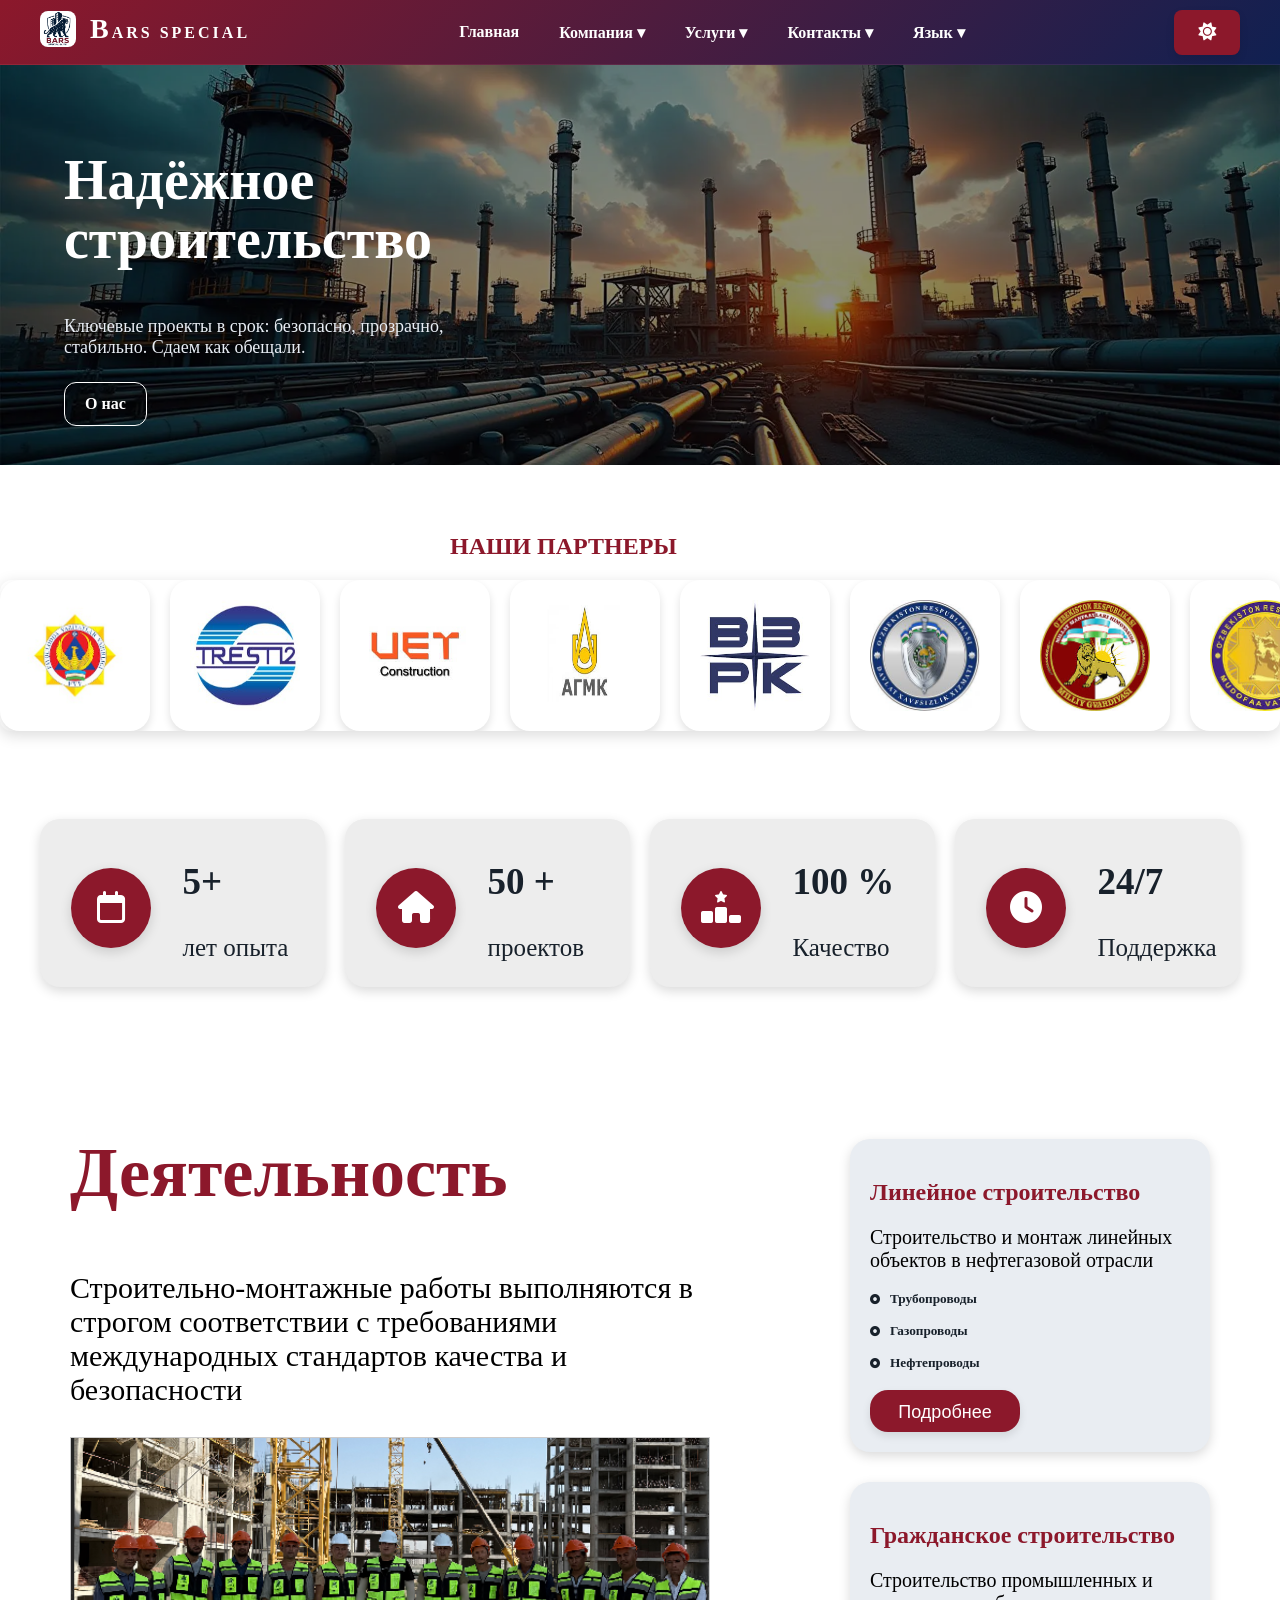
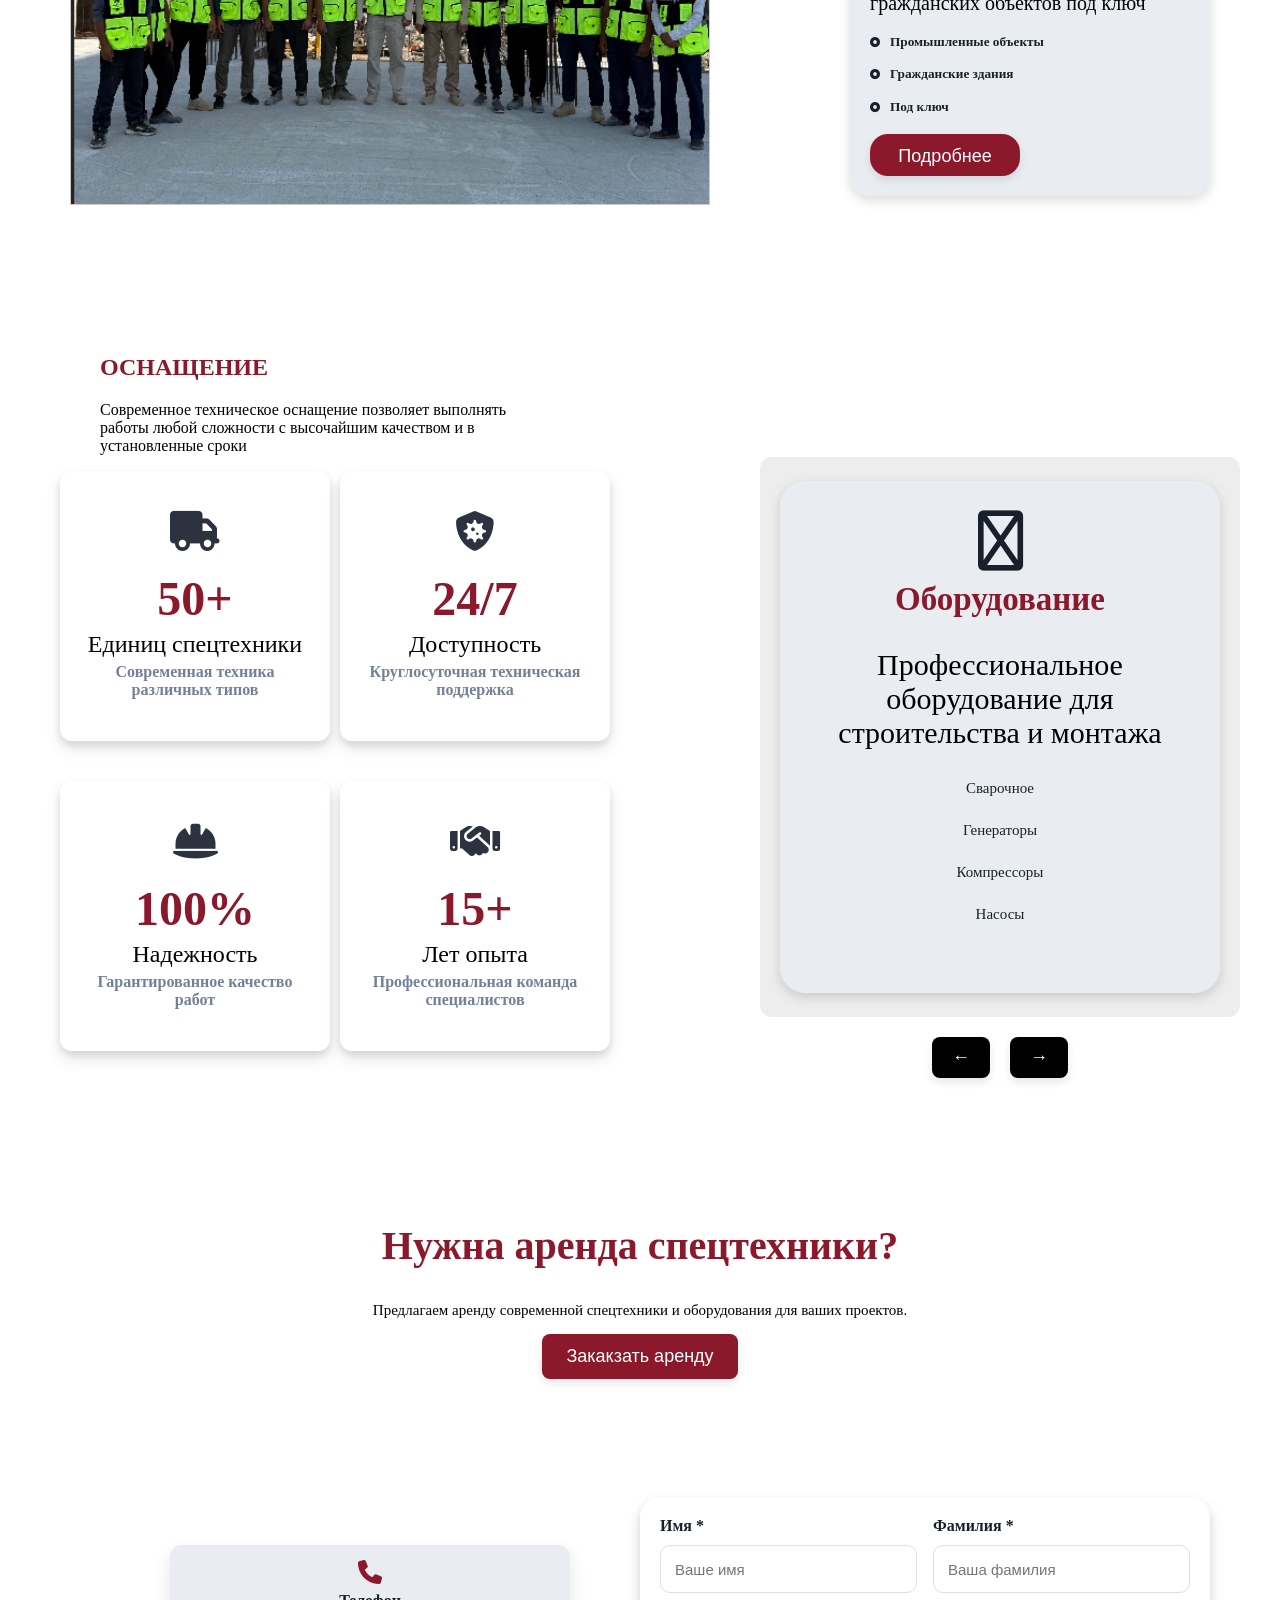
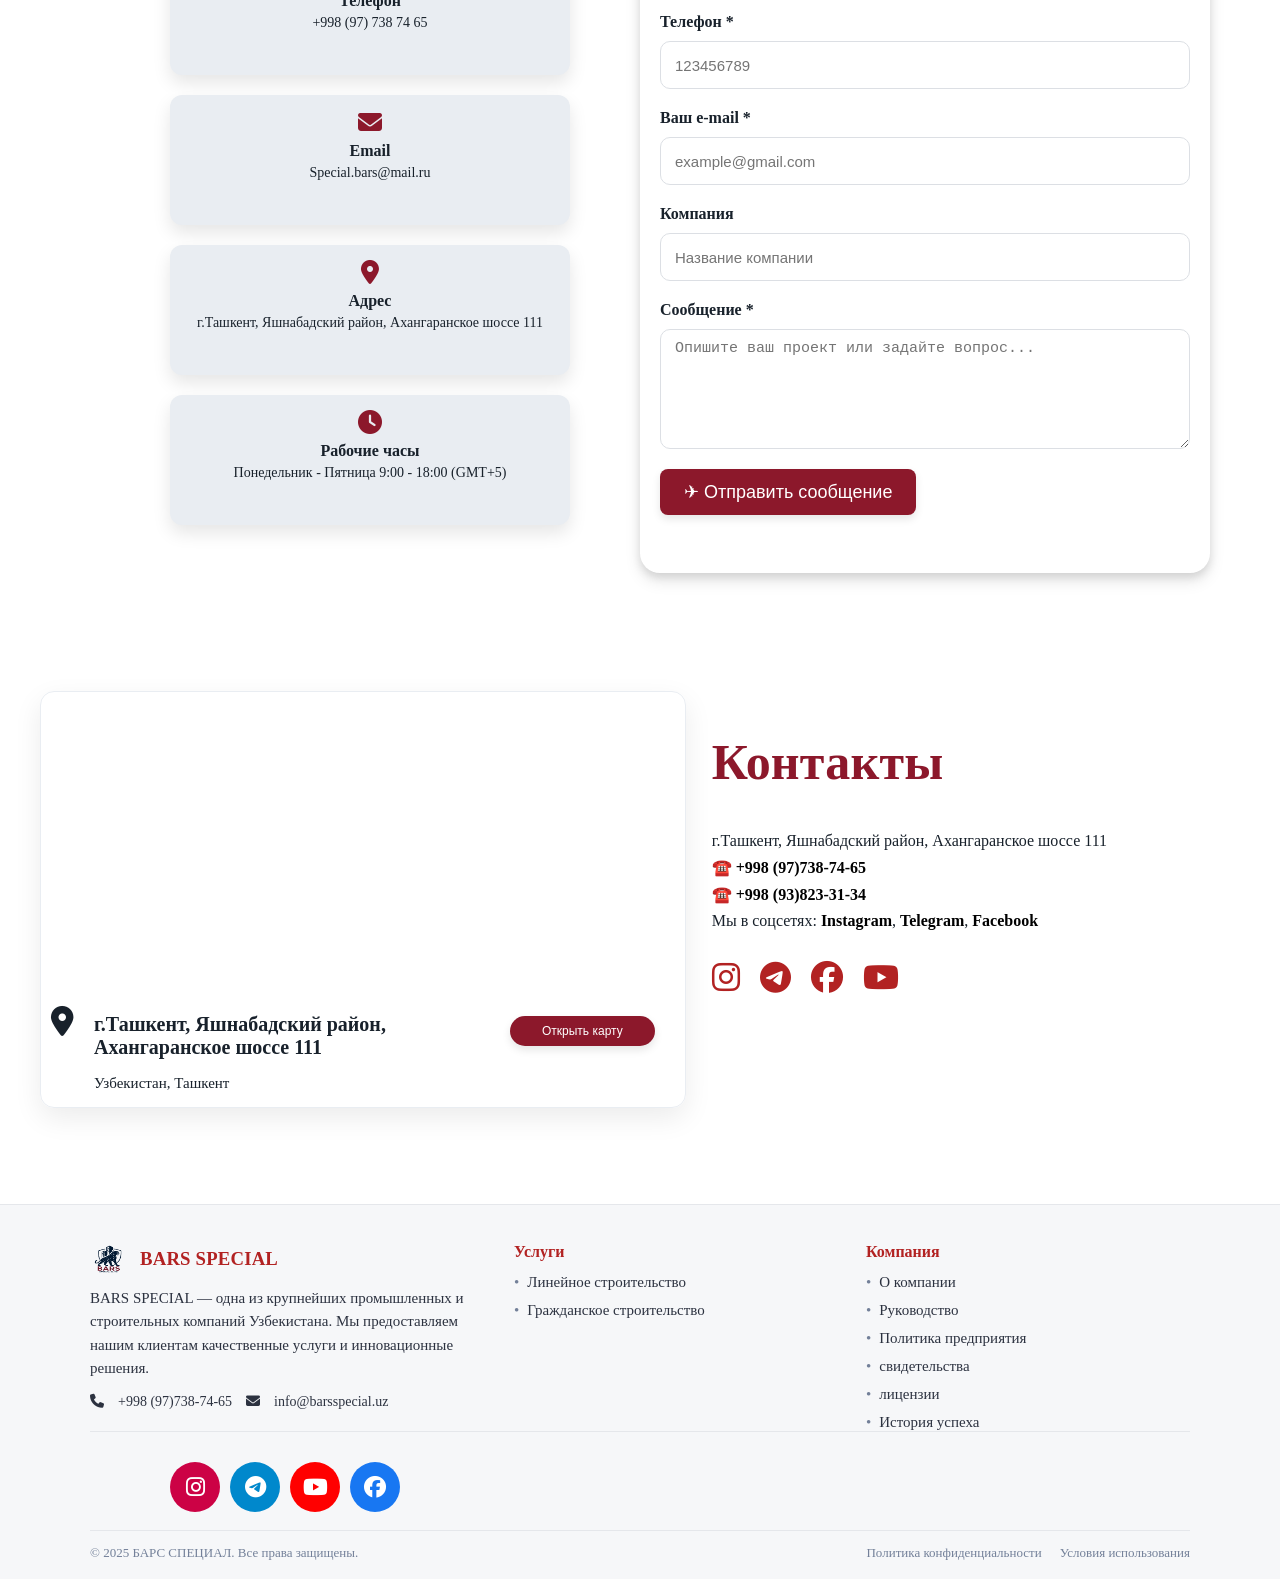
<file: index.html>
<!DOCTYPE html>
<html lang="ru">

<head>
  <meta charset="UTF-8" />
  <meta name="viewport" content="width=device-width, initial-scale=1" />
  <title>Barsspecial</title>
  <link rel="stylesheet" href="https://cdnjs.cloudflare.com/ajax/libs/font-awesome/6.5.0/css/all.min.css">
  <link rel="stylesheet" href="style.css?v=160">
 
</head>

<body>
  <div class="container_origin">
    <!-- ===========================UZURDA JIGAR ========================= -->
    <!-- NAVBAR -->
    <header>
      <div class="container top">
        <a href="#top" class="brand">
          <span class="logo"><img src="barsimg/logo.png" alt=""></span>
          <span class="BARS">BARS SPECIAL</span>
        </a>

        <nav class="menu desktop">
          <ul>
            <li><a href="index.html" data-i18n="nav.home">Главная</a></li>

            <li>
              <a href="#" data-i18n="nav.company">Компания ▾</a>
              <ul class="submenu">
                <li><a href="about.html" data-i18n="company.about">О компании</a></li>
                <li><a href="managment.html" data-i18n="company.management">Руководство</a></li>
                <li><a href="policy.html" data-i18n="company.rukovotsva">Сертификаты руководства</a></li>
                <li><a href="certificates.html" data-i18n="company.certificates">Сертификаты компании</a></li>
                <li><a href="licenses.html" data-i18n="company.licenses">лицензии</a></li>
                <li><a href="reviews.html" data-i18n="company.work" style="border-bottom: none;">Отзывы о работе</a>
                <!-- <li><a href="reviews.html" data-i18n="wartnoma" style="border-bottom: none;">Shartnoma</a> -->
                </li>
              </ul>
            </li>
            <!-- o`chirgan ko`t faqat bu yozuvni xazillashtimmmmmm o`chirgan chiroyli bola "boshqa dasturchiga estalik" -->


            <li>
              <a href="#" data-i18n="nav.services">Услуги ▾</a>
              <ul class="submenu">
                <li><a href="linear.html" data-i18n="services.linear">Линейное строительство</a></li>
                <li><a style="border-bottom: none;" href="./civile.html" data-i18n="services.civil">Гражданское
                    строительство</a></li>
              </ul>
            </li>

            <li>
              <a href="contact.html" data-i18n="nav.contacts">Контакты </a>
              <ul class="submenu">
                <li><a href="contact.html" data-i18n="contact.contact">Контакты</a></li>
                <li><a href="map.html" data-i18n="InMap">Мы на карте</a></li>
                <li><a style="border-bottom: none;" href="#" data-i18n="Fikr">Обратная связь</a></li>
              </ul>
            </li>


            <li>
              <a href="#" data-i18n="nav.lang">Язык ▾</a>
              <ul class="submenu">
                <li><a href="#" onclick="__setLang('uz')">uz</a></li>
                <li><a href="#" onclick="__setLang('ru')">ru</a></li>
                <li><a style="border-bottom:none ;" href="#" onclick="__setLang('en')">en</a></li>
              </ul>
            </li>
          </ul>
        </nav>

       <div class="fons">
         <button class="fon" id="theme-toggle"><i class="fa-solid fa-sun"></i></button>
        <button class="burger fon" id="burger" aria-label="menu"><i class="fa-solid fa-bars"></i></button>
       </div>

      </div>
      <div class="mobile" id="mobile">

        <nav class="menu-mobil">
          <ul>
            <li><a href="index.html" data-i18n="nav.home">Главная</a></li>

            <li>
              <a href="#" data-i18n="nav.company">Компания ▾</a>
              <ul class="submenu">
                <li><a href="about.html" data-i18n="company.about">О компании</a></li>
                <li><a href="managment.html" data-i18n="company.management">Руководство</a></li>
                <li><a href="policy.html" data-i18n="company.rukovotsva">Сертификаты руководства</a></li>
                <li><a href="certificates.html" data-i18n="company.certificates">Сертификаты компании</a></li>
                <li><a href="licenses.html" data-i18n="company.licenses">лицензии</a></li>
                <li><a href="reviews.html" data-i18n="company.work" style="border-bottom: none;">Отзывы о работе</a>
                </li>
              </ul>
            </li>
            <!-- o`chirgan ko`t faqat bu yozuvni xazillashtimmmmmm o`chirgan chiroyli bola "boshqa dasturchiga estalik" -->


            <li>
              <a href="#" data-i18n="nav.services">Услуги ▾</a>
              <ul class="submenu">
                <li><a href="linear.html" data-i18n="services.linear">Линейное строительство</a></li>
                <li><a style="border-bottom: none;" href="./civile.html" data-i18n="services.civil">Гражданское
                    строительство</a></li>
              </ul>
            </li>

            <li>
              <a href="contact.html" data-i18n="nav.contacts">Контакты </a>
              <ul class="submenu">
                <li><a href="contact.html" data-i18n="contact.contact">Контакты</a></li>
                <li><a href="map.html" data-i18n="InMap">Мы на карте</a></li>
                <li><a style="border-bottom: none;" href="#" data-i18n="Fikr">Обратная связь</a></li>
              </ul>
            </li>


            <li>
              <a href="#" data-i18n="nav.lang">Язык ▾</a>
              <ul class="submenu">
                <li><a href="#" onclick="__setLang('uz')">uz</a></li>
                <li><a href="#" onclick="__setLang('ru')">ru</a></li>
                <li><a style="border-bottom:none ;" href="#" onclick="__setLang('en')">en</a></li>
              </ul>
            </li>
          </ul>
        </nav>
        
      </div>
    </header>

    <!-- HERO -->
    <section class="hero" id="top">
      <div class="container wrap">
        <div>
          <h1 data-i18n="hero.title">Надёжное строительство</h1>
          <p data-i18n="hero.subtitle">Ключевые проекты в срок: безопасно, прозрачно, стабильно. Сдаем как обещали.</p>
          <a href="#about" class="btn btn-outline" data-i18n="hero.aboutBtn">О нас</a>
        </div>
      </div>
    </section>
    <!-- carousel -->


    <section>
      <div class="carousel_div" style="  max-width:380px; margin: auto;">
        <h1 class="carousel_h1 media_h1" data-i18n="carusel_h1" style="color: var(--red); ">НАШИ ПАРТНЕРЫ</h1>
      </div>
      <div class="carousel-wrapper">
        <div class="carousel-track">
          <img src="barsimg/img1.jpg" alt="1" />
          <img src="barsimg/img2.jpg" alt="2" />
          <img src="barsimg/img3.jpg" alt="3" />
          <img src="barsimg/img4.jpg" alt="4" />
          <img src="barsimg/img5.jpg" alt="5" />



          <img src="barsimg/img6.jpg" alt="1" />
          <img src="barsimg/img7.jpg" alt="2" />
          <img src="barsimg/img8.jpg" alt="3" />
          <img src="barsimg/img9.jpg" alt="4" />
          <img src="barsimg/img10.jpg" alt="5" />
        </div>
      </div>
    </section>
    <!-- CARDS -->
    <section class="grid_cards">
      <div class="grid_cards_card">
        <div class="grid_cards_card_top">
          <div class="grid_cards_card_top_left"><span><i class="fa-regular fa-calendar"></i></span></div>
          <div class="grid_cards_card_top_right">
            <h1>5+</h1>
            <p data-i18n="cards.experience">лет опыта</p>
          </div>
        </div>
        <div class="grid_cards_card_bottom">
          <p class="carsp" data-i18n="cards.expText">
            Эффективная и успешная масштабная работа в направлении нефтегазовой отрасли и жилищного строительства
          </p>
        </div>
      </div>

      <div class="grid_cards_card">
        <div class="grid_cards_card_top">
          <div class="grid_cards_card_top_left"><span><i class="fa-solid fa-house"></i></span></div>
          <div class="grid_cards_card_top_right">
            <h1>50 + </h1>
            <p data-i18n="cards.projects">проектов</p>
          </div>
        </div>
        <div class="grid_cards_card_bottom">
          <p data-i18n="cards.projectsText">Реализовано множество успешных проектов различной сложности</p>
        </div>
      </div>

      <div class="grid_cards_card">
        <div class="grid_cards_card_top">
          <div class="grid_cards_card_top_left"><span><i class="fa-solid fa-ranking-star"></i></span></div>
          <div class="grid_cards_card_top_right">
            <h1>100 %</h1>
            <p data-i18n="cards.quality">Качество</p>
          </div>
        </div>
        <div class="grid_cards_card_bottom">
          <p data-i18n="cards.qualityText">Гарантируем высочайшее качество всех выполняемых работ</p>
        </div>
      </div>

      <div class="grid_cards_card">
        <div class="grid_cards_card_top">
          <div class="grid_cards_card_top_left"><span><i class="fa-solid fa-clock"></i></span></div>
          <div class="grid_cards_card_top_right">
            <h1>24/7</h1>
            <p data-i18n="cards.support">Поддержка</p>
          </div>
        </div>
        <div class="grid_cards_card_bottom">
          <p data-i18n="cards.supportText">Круглосуточная техническая поддержка и обслуживание</p>
        </div>
      </div>
    </section>

    <!-- ACTIVITIES -->
    <section class="activities">
      <div class="activities_left">
        <h1 data-i18n="activities.title">Деятельность</h1>
        <p data-i18n="activities.text">
          <span class="span"><i class="fa-solid fa-circle-dot"></i></span>
          Строительно-монтажные работы выполняются в строгом соответствии с требованиями международных стандартов
          качества и безопасности
        </p>
        <div class="activities_img"></div>
      </div>

      <div class="activities_right">
        <div class="activities_right_cart">
          <div class="activities_right_cart_ikon"><span></span></div>
          <div class="activities_right_cart_text">
            <h1 data-i18n="activities.linear.title">Линейное строительство</h1>
            <p data-i18n="activities.linear.text">Строительство и монтаж линейных объектов в нефтегазовой отрасли</p>
          </div>
          <div class="activities_right_cart_link">
            <h5><span><i class="fa-solid fa-circle-dot"></i></span><span
                data-i18n="activities.linear.pipe">Трубопроводы</span></h5>
            <h5><span><i class="fa-solid fa-circle-dot"></i></span><span
                data-i18n="activities.linear.gas">Газопроводы</span></h5>
            <h5><span><i class="fa-solid fa-circle-dot"></i></span><span
                data-i18n="activities.linear.oil">Нефтепроводы</span></h5>
          </div>
          <div class="activities_right_cart_button">
            <button data-i18n="btn.more">Подробнее</button>
          </div>
        </div>

        <div class="activities_right_cart">
          <div class="activities_right_cart_ikon"><span></span></div>
          <div class="activities_right_cart_text">
            <h1 data-i18n="activities.civil.title">Гражданское строительство</h1>
            <p data-i18n="activities.civil.text">Строительство промышленных и гражданских объектов под ключ</p>
          </div>
          <div class="activities_right_cart_link">
            <h5><span><i class="fa-solid fa-circle-dot"></i></span><span
                data-i18n="activities.civil.industry">Промышленные объекты</span></h5>
            <h5><span><i class="fa-solid fa-circle-dot"></i></span><span data-i18n="activities.civil.public">Гражданские
                здания</span></h5>
            <h5><span><i class="fa-solid fa-circle-dot"></i></span><span data-i18n="activities.civil.turnkey">Под
                ключ</span></h5>
          </div>
          <div class="activities_right_cart_button">
            <button data-i18n="btn.more">Подробнее</button>
          </div>
        </div>
      </div>
    </section>

    <!-- EQUIPMENT -->
    <section class="card-slider-section">
      <div class="left-side">
        <div class="left_side_box">
          <div class="left_side_box_top">
            <h1 data-i18n="equip.title">ОСНАЩЕНИЕ</h1>
            <p data-i18n="equip.text">
              Современное техническое оснащение позволяет выполнять работы любой сложности с высочайшим качеством и в
              установленные сроки
            </p>
          </div>

          <div class="left_side_box_bottom">
            <section class="kartalar-bolimi">
              <div class="kartalar-tarmogi">

                <div class="karta">
                  <div class="karta_top"><span><i class="fa-solid fa-truck"></i></span></div>
                  <div class="carta_bottom">
                    <h1>50+</h1>
                    <h5 data-i18n="equip.cards.machinery">Единиц спецтехники</h5>
                    <p data-i18n="equip.cards.machineryText">Современная техника различных типов</p>
                  </div>
                </div>

                <div class="karta">
                  <div class="karta_top"><span><i class="fa-solid fa-shield-virus"></i></span></div>
                  <div class="carta_bottom">
                    <h1>24/7</h1>
                    <h5 data-i18n="equip.cards.availability">Доступность</h5>
                    <p data-i18n="equip.cards.availabilityText">Круглосуточная техническая поддержка</p>
                  </div>
                </div>

                <div class="karta">
                  <div class="karta_top"><span><i class="fa-solid fa-helmet-safety"></i></span></div>
                  <div class="carta_bottom">
                    <h1>100%</h1>
                    <h5 data-i18n="equip.cards.reliability">Надежность</h5>
                    <p data-i18n="equip.cards.reliabilityText">Гарантированное качество работ</p>
                  </div>
                </div>

                <div class="karta">
                  <div class="karta_top"><span><i class="fa-solid fa-handshake"></i></span></div>
                  <div class="carta_bottom">
                    <h1>15+</h1>
                    <h5 data-i18n="equip.cards.years">Лет опыта</h5>
                    <p data-i18n="equip.cards.yearsText">Профессиональная команда специалистов</p>
                  </div>
                </div>

              </div>
            </section>
          </div>
        </div>
      </div>

      <div class="right-side">
        <div class="card-slider" id="card-slider">
          <div class="card active">
            <div class="slider_cart1">
              <div class="slider_cart1_top"><span><i class="fa-regular fa-truck"></i></span></div>
              <div class="slider_cart1_center">
                <h1 data-i18n="equip.slide1.title">Оборудование</h1>
                <p data-i18n="equip.slide1.text">Профессиональное оборудование для строительства и монтажа</p>
              </div>
              <div class="slider_cart1_bottom">
                <h5 data-i18n="equip.slide1.welding">Сварочное </h5>
                <h5 data-i18n="equip.slide1.generators">Генераторы</h5>
                <h5 data-i18n="equip.slide1.compressors">Компрессоры</h5>
                <h5 data-i18n="equip.slide1.pumps">Насосы</h5>
              </div>
            </div>
          </div>

          <div class="card hidden">
            <div class="slider_cart1">
              <div class="slider_cart1_top"><span><i class="fa-solid fa-wrench"></i></span></div>
              <div class="slider_cart1_center">
                <h1 data-i18n="equip.slide2.title">Спецтехника</h1>
                <p data-i18n="equip.slide2.text">Современная строительная и грузовая техника для выполнения любых задач
                </p>
              </div>
              <div class="slider_cart1_bottom">
                <h5 data-i18n="equip.slide2.excavators">Экскаваторы</h5>
                <h5 data-i18n="equip.slide2.cranes">Краны</h5>
                <h5 data-i18n="equip.slide2.bulldozers">Бульдозеры</h5>
                <h5 data-i18n="equip.slide2.dumptrucks">Самосвалы</h5>
              </div>
            </div>
          </div>

          <div class="card hidden">
            <div class="slider_cart1">
              <div class="slider_cart1_top"><span><i class="fa-solid fa-toolbox"></i></span></div>
              <div class="slider_cart1_center">
                <h1 data-i18n="equip.slide3.title">Инструменты</h1>
                <p data-i18n="equip.slide3.text">Высококачественные инструменты для точной работы</p>
              </div>
              <div class="slider_cart1_bottom">
                <h5 data-i18n="equip.slide3.electric">Электрические</h5>
                <h5 data-i18n="equip.slide3.hand">Ручные</h5>
                <h5 data-i18n="equip.slide3.measure">Измерительные</h5>
              </div>
            </div>
          </div>

          <div class="card hidden">
            <div class="slider_cart1">
              <div class="slider_cart1_top"><span><i class="fa-solid fa-gear"></i></span></div>
              <div class="slider_cart1_center">
                <h1 data-i18n="equip.slide4.title">Автоматизация</h1>
                <p data-i18n="equip.slide4.text">Системы автоматизации и контроля производственных процессов</p>
              </div>
              <div class="slider_cart1_bottom">
                <h5>KIPiA</h5>
                <h5 data-i18n="equip.slide4.control">управления</h5>
                <h5>Monitoring</h5>
                <h5 data-i18n="equip.slide4.quality">качествo</h5>
              </div>
            </div>
          </div>
        </div>

        <div class="slider-buttons">
          <button class="arrow-btn" onclick="prevCard()">←</button>
          <button class="arrow-btn" onclick="nextCard()">→</button>
        </div>
      </div>
    </section>

    <!-- RENT -->
    <section class="need">
      <h1 data-i18n="rent.title">Нужна аренда спецтехники?</h1>
      <p data-i18n="rent.text">Предлагаем аренду современной спецтехники и оборудования для ваших проектов.</p>
      <button data-i18n="rent.btn">Закакзать аренду</button>
    </section>

    <!-- FORM -->
    <section class="section-from">
      <div class="form_left">
        <section class="info-cards-vertical">
          <div class="info-card">
            <i class="fas fa-phone"></i>
            <h3 data-i18n="contact.phone">Телефон</h3>
            <p>+998 (97) 738 74 65</p>
          </div>

          <div class="info-card">
            <i class="fas fa-envelope"></i>
            <h3>Email</h3>
            <p>Special.bars@mail.ru</p>
          </div>

          <div class="info-card">
            <i class="fas fa-map-marker-alt"></i>
            <h3 data-i18n="contact.address">Адрес</h3>
            <p>г.Ташкент, Яшнабадский район, Ахангаранское шоссе 111</p>
          </div>

          <div class="info-card">
            <i class="fas fa-clock"></i>
            <h3 data-i18n="contact.hours">Рабочие часы</h3>
            <p data-i18n="contact.hoursText">Понедельник - Пятница 9:00 - 18:00 (GMT+5)</p>
          </div>
        </section>
      </div>

      <form action="#" method="post" class="form">
        <div class="form-row">
          <div class="form-group">
            <label for="name" data-i18n="form.name">Имя *</label>
            <input type="text" id="name" name="name" placeholder="Ваше имя" required>
          </div>
          <div class="form-group">
            <label for="lastname" data-i18n="form.lastname">Фамилия *</label>
            <input type="text" id="lastname" name="lastname" placeholder="Ваша фамилия" required>
          </div>
        </div>

        <div class="form-group">
          <label for="phone" data-i18n="form.phone">Телефон *</label>
          <input type="tel" id="phone" required name="phone" placeholder="123456789">
        </div>

        <div class="form-group">
          <label for="email" data-i18n="form.email">Ваш e-mail *</label>
          <input type="email" id="email" name="email" placeholder="example@gmail.com" required>
        </div>

        <div class="form-group">
          <label for="kampanya" data-i18n="form.company">Компания</label>
          <input type="text" id="kampanya" required placeholder="Название компании" name="kampanya">
        </div>

        <div class="form-group">
          <label for="message" data-i18n="form.message">Сообщение *</label>
          <textarea id="message" name="message" placeholder="Опишите ваш проект или задайте вопрос..."
            required></textarea>
        </div>

        <button type="submit" data-i18n="form.submit">✈ Отправить сообщение</button>
      </form>
    </section>

    <!-- CONTACTS MAP -->
    <section id="contacts">
      <div class="container contacts">
        <div class="map">
          <iframe
            src="https://www.google.com/maps/embed?pb=!1m13!1m8!1m3!1d2193.42443790533!2d69.35838668810781!3d41.28816249161311!3m2!1i1024!2i768!4f13.1!3m2!1m1!2zNDHCsDE3JzE3LjEiTiA2OcKwMjEnMzEuNiJF!5e1!3m2!1sru!2s!4v1757761603703!5m2!1sru!2s"
            width="100%" height="300" style="border:0;" allowfullscreen="" loading="lazy"
            referrerpolicy="no-referrer-when-downgrade"></iframe>
          <div class="contacts_map">
            <div class="contacts_map_left">
              <div class="contacts_map_left_ikon"><span><i class="fa-solid fa-location-dot"></i></span></div>
              <div class="contacts_map_left_text">
                <h1 data-i18n="map.address.title">г.Ташкент, Яшнабадский район, Ахангаранское шоссе 111</h1>
                <p data-i18n="map.address.subtitle">Узбекистан, Ташкент</p>
              </div>
              <button><a
                  href="https://www.google.com/maps/place/41%C2%B017'17.1%22N+69%C2%B021'31.6%22E/@41.28809,69.358781,1694m/data=!3m1!1e3!4m4!3m3!8m2!3d41.28809!4d69.358781?entry=ttu&g_ep=EgoyMDI1MDkxMC4wIKXMDSoASAFQAw%3D%3D"
                  data-i18n="map.btn">Открыть карту</a></button>
            </div>
          </div>
        </div>

        <div class="contakts">
          <h2 data-i18n="contacts.title">Контакты</h2>
          <ul class="contact-list">
            <li data-i18n="contacts.addrLine">г.Ташкент, Яшнабадский район, Ахангаранское шоссе 111</li>
            <li>☎️ <a href="tel:+998977387465">+998 (97)738-74-65</a></li>
            <li>☎️ <a href="tel:+998938233134">+998 (93)823-31-34</a></li>
            <li><span data-i18n="contacts.socials">Мы в соцсетях:</span>
              <a href="https://www.instagram.com/bars_special?igsh=MWp4NDRwOHVrZnFsOA%3D%3D&utm_source=qr"
                class="inst">Instagram</a>,
              <a class="tg" href="https://t.me/barsspecial_uz">Telegram</a>,
              <a class="fuck" href="https://www.facebook.com/profile.php?id=61579253676633">Facebook</a>
            </li>
          </ul>
          <div class="social-icons">
            <a href="https://www.instagram.com/bars_special?igsh=MWp4NDRwOHVrZnFsOA%3D%3D&utm_source=qr" target="_blank"
              aria-label="Instagram"><i class="fab fa-instagram"></i></a>
            <a href="https://t.me/barsspecial_uz" target="_blank" aria-label="Telegram"><i
                class="fab fa-telegram"></i></a>
            <a href="hhttps://www.facebook.com/profile.php?id=61579253676633" target="_blank" aria-label="Facebook"><i
                class="fab fa-facebook"></i></a>
            <a href="https://www.youtube.com/@BarsSpecial" target="_blank" aria-label="YouTube"><i
                class="fab fa-youtube"></i></a>
          </div>
        </div>
      </div>
    </section>

    <!-- FOOTER -->
    <footer class="footer">
      <div class="footer__grid">
        <div class="col">
          <div class="brand">
            <img class="brand__logo" src="barsimg/logo.png" alt="">
            <div>
              <h3 class="brand__title">BARS SPECIAL</h3>
            </div>
          </div>

          <p class="desc" data-i18n="footer.desc">
            BARS SPECIAL — одна из крупнейших промышленных и строительных компаний Узбекистана.
            Мы предоставляем нашим клиентам качественные услуги и инновационные решения.
          </p>

          <div class="contact">
            <span><i class="fa-solid fa-phone"></i></span>
            <span> +998 (97)738-74-65</span>
            <span><i class="fa-solid fa-envelope"></i></span>
            <a href="mailto:info@barsspecial.uz">info@barsspecial.uz</a>
          </div>
        </div>

        <div class="col">
          <h4 data-i18n="footer.services.title">Услуги</h4>
          <ul>
            <li><a href="#" data-i18n="footer.services.linear">Линейное строительство</a></li>
            <li><a href="#" data-i18n="footer.services.civil">Гражданское строительство</a></li>
          </ul>
        </div>

        <div class="col">
          <h4 data-i18n="footer.company.title">Компания</h4>
          <ul>
            <li><a href="#" data-i18n="company.about">О компании</a></li>
            <li><a href="#" data-i18n="company.management">Руководство</a></li>
            <li><a href="#" data-i18n="company.policy">Политика предприятия</a></li>
            <li><a href="#" data-i18n="company.certificates">Свидетельства</a></li>
            <li><a href="#" data-i18n="company.licenses">Разрешения</a></li>
            <li><a href="#" data-i18n="company.success">История успеха</a></li>
          </ul>
        </div>
      </div>

      <div class="ikonka">
        <a href="https://www.instagram.com/bars_special?igsh=MWp4NDRwOHVrZnFsOA%3D%3D&utm_source=qr"><i
            class="fa-brands fa-instagram"></i></a>
        <a href="https://t.me/barsspecial_uz"><i class="fa-brands fa-telegram"></i></a>
        <a href="https://www.youtube.com/@BarsSpecial"><i class="fa-brands fa-youtube"></i></a>
        <a href="https://www.facebook.com/profile.php?id=61579253676633"><i class="fa-brands fa-facebook"></i></a>
      </div>

      <div class="legal">
        <div data-i18n="footer.copy">© 2025 БАРС СПЕЦИАЛ. Все права защищены.</div>
        <div style="display:flex;gap:18px;flex-wrap:wrap">
          <a href="#" data-i18n="footer.privacy">Политика конфиденциальности</a>
          <a href="#" data-i18n="footer.terms">Условия использования</a>
        </div>
      </div>
    </footer>
  </div>

  <!-- Scripts -->

  <script src="script.js?v=160"></script>
  <script src="i18n.js"></script>
</body>

</html>
</file>
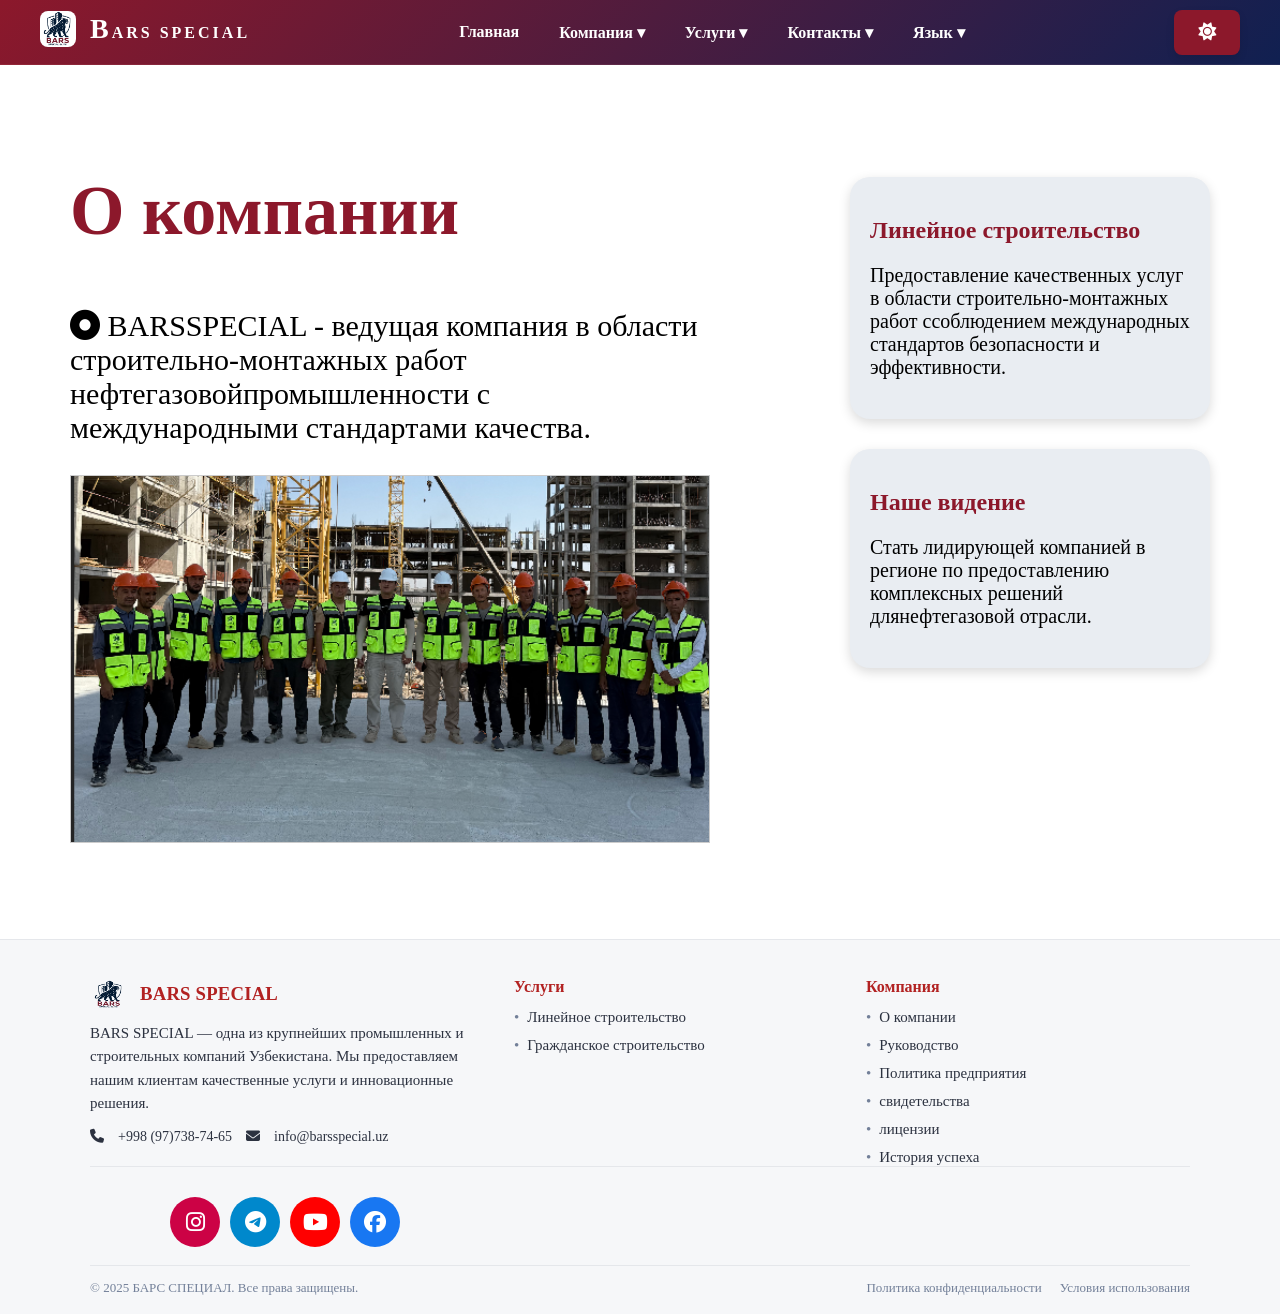
<file: about.html>
<!DOCTYPE html>
<html lang="en">

<head>
    <meta charset="UTF-8">
    <meta name="viewport" content="width=device-width, initial-scale=1.0">
     <link rel="stylesheet" href="https://cdnjs.cloudflare.com/ajax/libs/font-awesome/6.5.0/css/all.min.css">
    <link rel="stylesheet" href="style.css?v=160">
    <title>Компания</title>
</head>

<body>
    <header>
      <div class="container top">
        <a href="#top" class="brand">
          <span class="logo"><img src="barsimg/logo.png" alt=""></span>
          <span class="BARS">BARS SPECIAL</span>
        </a>

        <nav class="menu desktop">
          <ul>
            <li><a href="index.html" data-i18n="nav.home">Главная</a></li>

            <li>
              <a href="#" data-i18n="nav.company">Компания ▾</a>
              <ul class="submenu">
                <li><a href="about.html" data-i18n="company.about">О компании</a></li>
                <li><a href="managment.html" data-i18n="company.management">Руководство</a></li>
                <li><a href="policy.html" data-i18n="company.rukovotsva">Сертификаты руководства</a></li>
                <li><a href="certificates.html" data-i18n="company.certificates">Сертификаты компании</a></li>
                <li><a href="licenses.html" data-i18n="company.licenses">лицензии</a></li>
                <li><a href="reviews.html" data-i18n="company.work" style="border-bottom: none;">Отзывы о работе</a>
                <!-- <li><a href="reviews.html" data-i18n="wartnoma" style="border-bottom: none;">Shartnoma</a> -->
                </li>
              </ul>
            </li>
            <!-- o`chirgan ko`t faqat bu yozuvni xazillashtimmmmmm o`chirgan chiroyli bola "boshqa dasturchiga estalik" -->


            <li>
              <a href="#" data-i18n="nav.services">Услуги ▾</a>
              <ul class="submenu">
                <li><a href="linear.html" data-i18n="services.linear">Линейное строительство</a></li>
                <li><a style="border-bottom: none;" href="./civile.html" data-i18n="services.civil">Гражданское
                    строительство</a></li>
              </ul>
            </li>

            <li>
              <a href="contact.html" data-i18n="nav.contacts">Контакты </a>
              <ul class="submenu">
                <li><a href="contact.html" data-i18n="contact.contact">Контакты</a></li>
                <li><a href="map.html" data-i18n="InMap">Мы на карте</a></li>
                <li><a style="border-bottom: none;" href="#" data-i18n="Fikr">Обратная связь</a></li>
              </ul>
            </li>


            <li>
              <a href="#" data-i18n="nav.lang">Язык ▾</a>
              <ul class="submenu">
                <li><a href="#" onclick="__setLang('uz')">uz</a></li>
                <li><a href="#" onclick="__setLang('ru')">ru</a></li>
                <li><a style="border-bottom:none ;" href="#" onclick="__setLang('en')">en</a></li>
              </ul>
            </li>
          </ul>
        </nav>

       <div class="fons">
         <button class="fon" id="theme-toggle"><i class="fa-solid fa-sun"></i></button>
        <button class="burger fon" id="burger" aria-label="menu"><i class="fa-solid fa-bars"></i></button>
       </div>

      </div>
      <div class="mobile" id="mobile">

        <nav class="menu-mobil">
          <ul>
            <li><a href="index.html" data-i18n="nav.home">Главная</a></li>

            <li>
              <a href="#" data-i18n="nav.company">Компания ▾</a>
              <ul class="submenu">
                <li><a href="about.html" data-i18n="company.about">О компании</a></li>
                <li><a href="managment.html" data-i18n="company.management">Руководство</a></li>
                <li><a href="policy.html" data-i18n="company.rukovotsva">Сертификаты руководства</a></li>
                <li><a href="certificates.html" data-i18n="company.certificates">Сертификаты компании</a></li>
                <li><a href="licenses.html" data-i18n="company.licenses">лицензии</a></li>
                <li><a href="reviews.html" data-i18n="company.work" style="border-bottom: none;">Отзывы о работе</a>
                </li>
              </ul>
            </li>
            <!-- o`chirgan ko`t faqat bu yozuvni xazillashtimmmmmm o`chirgan chiroyli bola "boshqa dasturchiga estalik" -->


            <li>
              <a href="#" data-i18n="nav.services">Услуги ▾</a>
              <ul class="submenu">
                <li><a href="linear.html" data-i18n="services.linear">Линейное строительство</a></li>
                <li><a style="border-bottom: none;" href="./civile.html" data-i18n="services.civil">Гражданское
                    строительство</a></li>
              </ul>
            </li>

            <li>
              <a href="contact.html" data-i18n="nav.contacts">Контакты </a>
              <ul class="submenu">
                <li><a href="contact.html" data-i18n="contact.contact">Контакты</a></li>
                <li><a href="map.html" data-i18n="InMap">Мы на карте</a></li>
                <li><a style="border-bottom: none;" href="#" data-i18n="Fikr">Обратная связь</a></li>
              </ul>
            </li>


            <li>
              <a href="#" data-i18n="nav.lang">Язык ▾</a>
              <ul class="submenu">
                <li><a href="#" onclick="__setLang('uz')">uz</a></li>
                <li><a href="#" onclick="__setLang('ru')">ru</a></li>
                <li><a style="border-bottom:none ;" href="#" onclick="__setLang('en')">en</a></li>
              </ul>
            </li>
          </ul>
        </nav>
        
      </div>
    </header>

  
    <section class="activities">
  <div class="activities_left">
    <h1 data-i18n="about.title">О компании</h1>
    <p>
      <span class="span"><i class="fa-solid fa-circle-dot"></i></span>
      <span data-i18n="about.lead">
        BARSSPECIAL - ведущая компания в области строительно-монтажных работ нефтегазовой промышленности с международными стандартами качества.
      </span>
    </p>
    <div class="activities_img">
      <!-- <img src="barsimg/okompanii.png" alt=""> -->
    </div>
  </div>

  <div class="activities_right">
    <div class="activities_right_cart">
      <div class="activities_right_cart_ikon">
        <span></span>
      </div>
      <div class="activities_right_cart_text">
        <h1 data-i18n="about.line.title">Линейное строительство</h1>
        <p data-i18n="about.line.text">
          Предоставление качественных услуг в области строительно-монтажных работ с соблюдением международных стандартов безопасности и эффективности.
        </p>
      </div>
    </div>

    <div class="activities_right_cart">
      <div class="activities_right_cart_ikon">
        <span></span>
      </div>
      <div class="activities_right_cart_text">
        <h1 data-i18n="about.vision.title">Наше видение</h1>
        <p data-i18n="about.vision.text">
          Стать лидирующей компанией в регионе по предоставлению комплексных решений для нефтегазовой отрасли.
        </p>
      </div>
    </div>
  </div>
</section>
      <footer class="footer">
      <div class="footer__grid">
        <div class="col">
          <div class="brand">
            <img class="brand__logo" src="barsimg/logo.png" alt="">
            <div>
              <h3 class="brand__title">BARS SPECIAL</h3>
            </div>
          </div>

          <p class="desc" data-i18n="footer.desc">
            BARS SPECIAL — одна из крупнейших промышленных и строительных компаний Узбекистана.
            Мы предоставляем нашим клиентам качественные услуги и инновационные решения.
          </p>

          <div class="contact">
            <span><i class="fa-solid fa-phone"></i></span>
            <span> +998 (97)738-74-65</span>
            <span><i class="fa-solid fa-envelope"></i></span>
            <a href="mailto:info@barsspecial.uz">info@barsspecial.uz</a>
          </div>
        </div>

        <div class="col">
          <h4 data-i18n="footer.services.title">Услуги</h4>
          <ul>
            <li><a href="#" data-i18n="footer.services.linear">Линейное строительство</a></li>
            <li><a href="#" data-i18n="footer.services.civil">Гражданское строительство</a></li>
          </ul>
        </div>

        <div class="col">
          <h4 data-i18n="footer.company.title">Компания</h4>
          <ul>
            <li><a href="#" data-i18n="company.about">О компании</a></li>
            <li><a href="#" data-i18n="company.management">Руководство</a></li>
            <li><a href="#" data-i18n="company.policy">Политика предприятия</a></li>
            <li><a href="#" data-i18n="company.certificates">Свидетельства</a></li>
            <li><a href="#" data-i18n="company.licenses">Разрешения</a></li>
            <li><a href="#" data-i18n="company.success">История успеха</a></li>
          </ul>
        </div>
      </div>

      <div class="ikonka">
        <a href="https://www.instagram.com/bars_special?igsh=MWp4NDRwOHVrZnFsOA%3D%3D&utm_source=qr"><i
            class="fa-brands fa-instagram"></i></a>
        <a href="https://t.me/barsspecial_uz"><i class="fa-brands fa-telegram"></i></a>
        <a href="https://www.youtube.com/@BarsSpecial"><i class="fa-brands fa-youtube"></i></a>
        <a href="https://www.facebook.com/profile.php?id=61579253676633"><i class="fa-brands fa-facebook"></i></a>
      </div>

      <div class="legal">
        <div data-i18n="footer.copy">© 2025 БАРС СПЕЦИАЛ. Все права защищены.</div>
        <div style="display:flex;gap:18px;flex-wrap:wrap">
          <a href="#" data-i18n="footer.privacy">Политика конфиденциальности</a>
          <a href="#" data-i18n="footer.terms">Условия использования</a>
        </div>
      </div>
    </footer>  
    <script src="script.js?v=160"></script>
    <script src="i18n.js"></script>
</body>

</html>
</file>
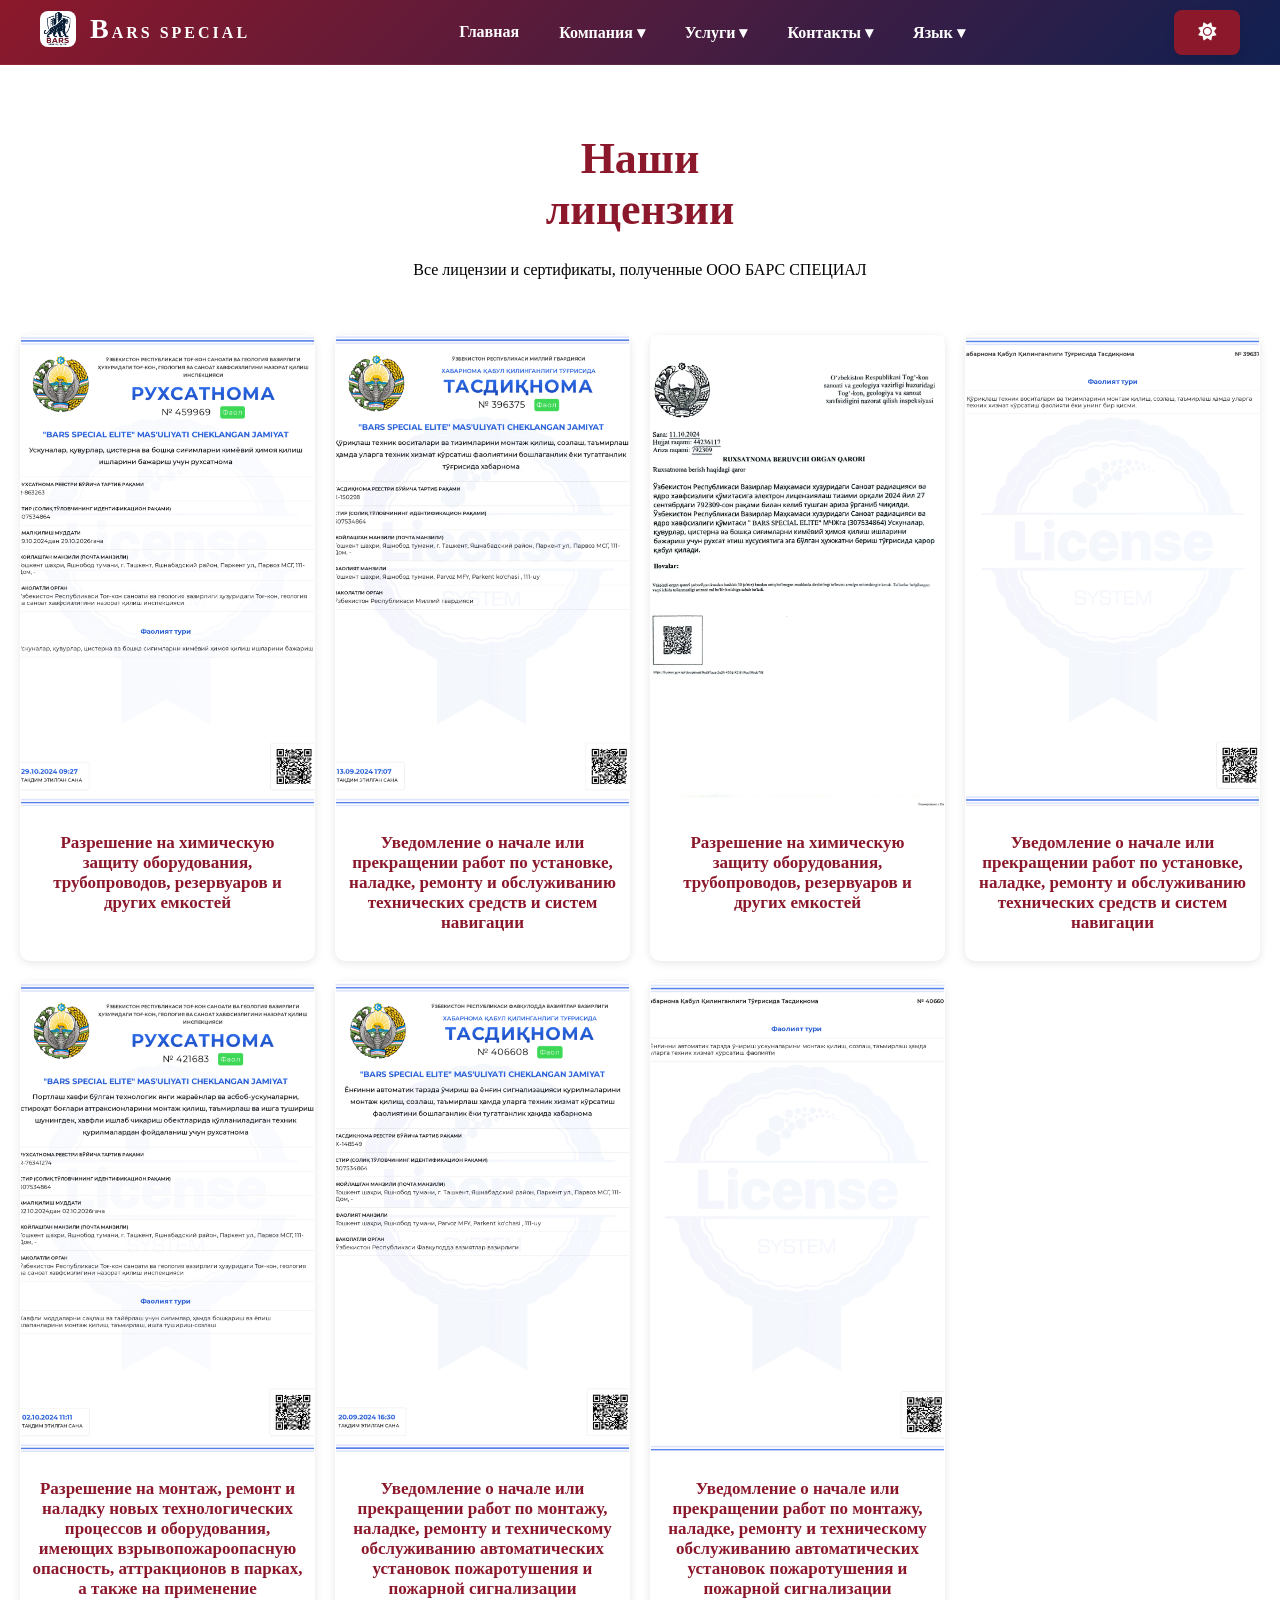
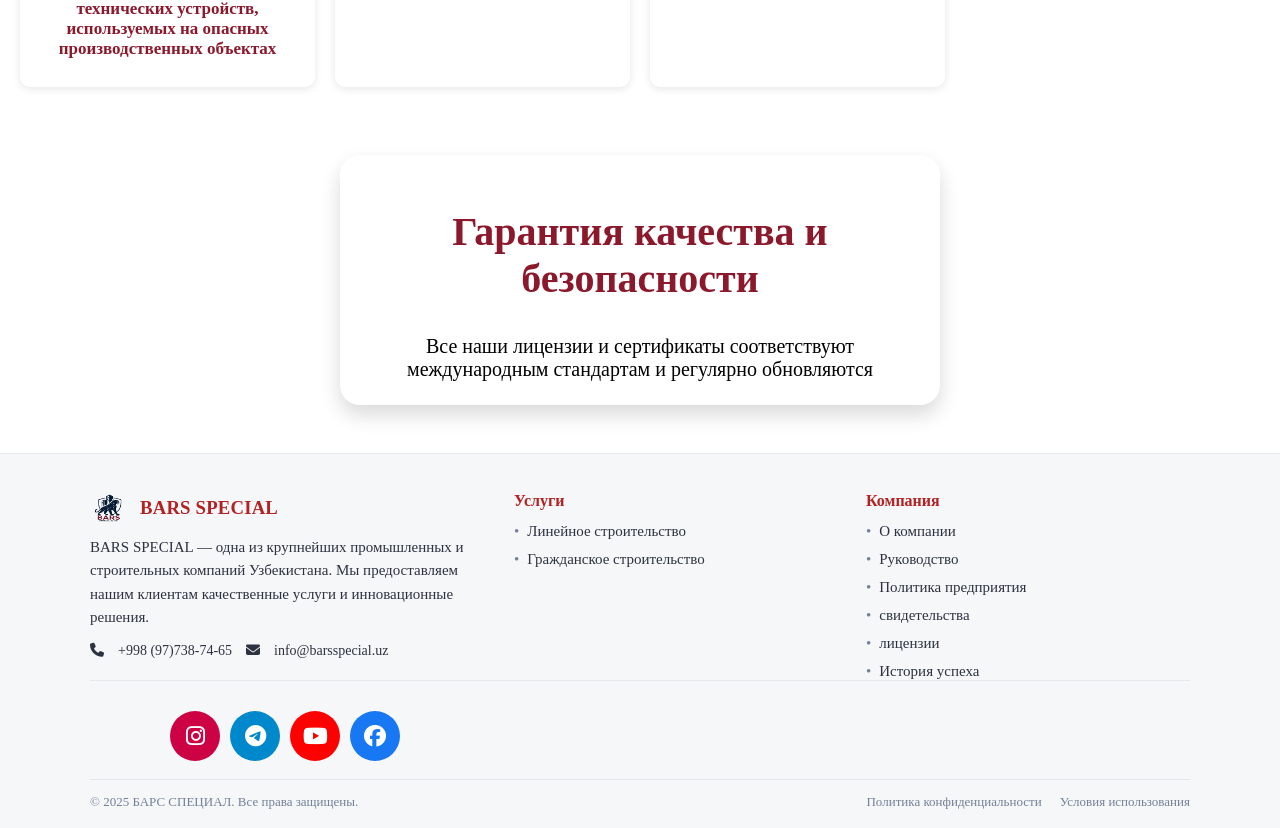
<file: licenses.html>
<!DOCTYPE html>
<html lang="en">

<head>
    <meta charset="UTF-8">
    <meta name="viewport" content="width=device-width, initial-scale=1.0">
    <title>Document</title>
    <link rel="stylesheet" href="style.css?v=160">
    <link rel="stylesheet" href="https://cdnjs.cloudflare.com/ajax/libs/font-awesome/6.5.0/css/all.min.css">
</head>

<body>
   <header>
      <div class="container top">
        <a href="#top" class="brand">
          <span class="logo"><img src="barsimg/logo.png" alt=""></span>
          <span class="BARS">BARS SPECIAL</span>
        </a>

        <nav class="menu desktop">
          <ul>
            <li><a href="index.html" data-i18n="nav.home">Главная</a></li>

            <li>
              <a href="#" data-i18n="nav.company">Компания ▾</a>
              <ul class="submenu">
                <li><a href="about.html" data-i18n="company.about">О компании</a></li>
                <li><a href="managment.html" data-i18n="company.management">Руководство</a></li>
                <li><a href="policy.html" data-i18n="company.rukovotsva">Сертификаты руководства</a></li>
                <li><a href="certificates.html" data-i18n="company.certificates">Сертификаты компании</a></li>
                <li><a href="licenses.html" data-i18n="company.licenses">лицензии</a></li>
                <li><a href="reviews.html" data-i18n="company.work" style="border-bottom: none;">Отзывы о работе</a>
                <!-- <li><a href="reviews.html" data-i18n="wartnoma" style="border-bottom: none;">Shartnoma</a> -->
                </li>
              </ul>
            </li>
            <!-- o`chirgan ko`t faqat bu yozuvni xazillashtimmmmmm o`chirgan chiroyli bola "boshqa dasturchiga estalik" -->


            <li>
              <a href="#" data-i18n="nav.services">Услуги ▾</a>
              <ul class="submenu">
                <li><a href="linear.html" data-i18n="services.linear">Линейное строительство</a></li>
                <li><a style="border-bottom: none;" href="./civile.html" data-i18n="services.civil">Гражданское
                    строительство</a></li>
              </ul>
            </li>

            <li>
              <a href="contact.html" data-i18n="nav.contacts">Контакты </a>
              <ul class="submenu">
                <li><a href="contact.html" data-i18n="contact.contact">Контакты</a></li>
                <li><a href="map.html" data-i18n="InMap">Мы на карте</a></li>
                <li><a style="border-bottom: none;" href="#" data-i18n="Fikr">Обратная связь</a></li>
              </ul>
            </li>


            <li>
              <a href="#" data-i18n="nav.lang">Язык ▾</a>
              <ul class="submenu">
                <li><a href="#" onclick="__setLang('uz')">uz</a></li>
                <li><a href="#" onclick="__setLang('ru')">ru</a></li>
                <li><a style="border-bottom:none ;" href="#" onclick="__setLang('en')">en</a></li>
              </ul>
            </li>
          </ul>
        </nav>

       <div class="fons">
         <button class="fon" id="theme-toggle"><i class="fa-solid fa-sun"></i></button>
        <button class="burger fon" id="burger" aria-label="menu"><i class="fa-solid fa-bars"></i></button>
       </div>

      </div>
      <div class="mobile" id="mobile">

        <nav class="menu-mobil">
          <ul>
            <li><a href="index.html" data-i18n="nav.home">Главная</a></li>

            <li>
              <a href="#" data-i18n="nav.company">Компания ▾</a>
              <ul class="submenu">
                <li><a href="about.html" data-i18n="company.about">О компании</a></li>
                <li><a href="managment.html" data-i18n="company.management">Руководство</a></li>
                <li><a href="policy.html" data-i18n="company.rukovotsva">Сертификаты руководства</a></li>
                <li><a href="certificates.html" data-i18n="company.certificates">Сертификаты компании</a></li>
                <li><a href="licenses.html" data-i18n="company.licenses">лицензии</a></li>
                <li><a href="reviews.html" data-i18n="company.work" style="border-bottom: none;">Отзывы о работе</a>
                </li>
              </ul>
            </li>
            <!-- o`chirgan ko`t faqat bu yozuvni xazillashtimmmmmm o`chirgan chiroyli bola "boshqa dasturchiga estalik" -->


            <li>
              <a href="#" data-i18n="nav.services">Услуги ▾</a>
              <ul class="submenu">
                <li><a href="linear.html" data-i18n="services.linear">Линейное строительство</a></li>
                <li><a style="border-bottom: none;" href="./civile.html" data-i18n="services.civil">Гражданское
                    строительство</a></li>
              </ul>
            </li>

            <li>
              <a href="contact.html" data-i18n="nav.contacts">Контакты </a>
              <ul class="submenu">
                <li><a href="contact.html" data-i18n="contact.contact">Контакты</a></li>
                <li><a href="map.html" data-i18n="InMap">Мы на карте</a></li>
                <li><a style="border-bottom: none;" href="#" data-i18n="Fikr">Обратная связь</a></li>
              </ul>
            </li>


            <li>
              <a href="#" data-i18n="nav.lang">Язык ▾</a>
              <ul class="submenu">
                <li><a href="#" onclick="__setLang('uz')">uz</a></li>
                <li><a href="#" onclick="__setLang('ru')">ru</a></li>
                <li><a style="border-bottom:none ;" href="#" onclick="__setLang('en')">en</a></li>
              </ul>
            </li>
          </ul>
        </nav>
        
      </div>
    </header>



    <section class="managment">
  <div class="managment_top">
    <h1 style="text-align: center;" data-i18n="licenses.title">Наши лицензии</h1>
    <p data-i18n="licenses.description">
      Все лицензии и сертификаты, полученные ООО БАРС СПЕЦИАЛ
    </p>
  </div>

  <div class="managment_bottom">
    <section class="managment_section">
      <div class="managment_grid" id="managment_cardGrid">

        <!-- CARD 1 -->
        <div class="managment_card">
          <a href="barsimg/litsenziya2.PNG" target="_blank" rel="noopener noreferrer">
            <img src="barsimg/litsenziya2.PNG" alt="Card Image" />
          </a>
          <div class="managment_text">
            <h1 style="color: var(--red);" data-i18n="licenses.card1.text">
              Разрешение на химическую защиту оборудования, трубопроводов, резервуаров и других емкостей
            </h1>
          </div>
        </div>

        <!-- CARD 2 -->
        <div class="managment_card">
          <a href="barsimg/litsenziya6.PNG" target="_blank" rel="noopener noreferrer">
            <img src="barsimg/litsenziya6.PNG" alt="Card Image" />
          </a>
          <div class="managment_text">
            <h1 style="color: var(--red);" data-i18n="licenses.card2.text">
              Уведомление о начале или прекращении работ по установке, наладке, ремонту и обслуживанию технических средств и систем навигации
            </h1>
          </div>
        </div>

        <!-- CARD 3 -->
        <div class="managment_card">
          <a href="barsimg/litsenziya3.PNG" target="_blank" rel="noopener noreferrer">
            <img src="barsimg/litsenziya3.PNG" alt="Card Image" />
          </a>
          <div class="managment_text">
            <h1 style="color: var(--red);" data-i18n="licenses.card3.text">
              Разрешение на химическую защиту оборудования, трубопроводов, резервуаров и других емкостей
            </h1>
          </div>
        </div>

        <!-- CARD 4 -->
        <div class="managment_card">
          <a href="barsimg/litsenziya7.PNG" target="_blank" rel="noopener noreferrer">
            <img src="barsimg/litsenziya7.PNG" alt="Card Image" />
          </a>
          <div class="managment_text">
            <h1 style="color: var(--red);" data-i18n="licenses.card4.text">
              Уведомление о начале или прекращении работ по установке, наладке, ремонту и обслуживанию технических средств и систем навигации
            </h1>
          </div>
        </div>

        <!-- CARD 5 -->
        <div class="managment_card">
          <a href="barsimg/litsenziya1.PNG" target="_blank" rel="noopener noreferrer">
            <img src="barsimg/litsenziya1.PNG" alt="Card Image" />
          </a>
          <div class="managment_text">
            <h1 style="color: var(--red);" data-i18n="licenses.card5.text">
              Разрешение на монтаж, ремонт и наладку новых технологических процессов и оборудования, имеющих взрывопожароопасную опасность, аттракционов в парках, а также на применение технических устройств, используемых на опасных производственных объектах
            </h1>
          </div>
        </div>

        <!-- CARD 6 -->
        <div class="managment_card">
          <a href="barsimg/litsenziya4.PNG" target="_blank" rel="noopener noreferrer">
            <img src="barsimg/litsenziya4.PNG" alt="Card Image" />
          </a>
          <div class="managment_text">
            <h1 style="color: var(--red);" data-i18n="licenses.card6.text">
              Уведомление о начале или прекращении работ по монтажу, наладке, ремонту и техническому обслуживанию автоматических установок пожаротушения и пожарной сигнализации
            </h1>
          </div>
        </div>

        <!-- CARD 7 -->
        <div class="managment_card">
          <a href="barsimg/litsenziya5.PNG" target="_blank" rel="noopener noreferrer">
            <img src="barsimg/litsenziya5.PNG" alt="Card Image" />
          </a>
          <div class="managment_text">
            <h1 style="color: var(--red);" data-i18n="licenses.card7.text">
              Уведомление о начале или прекращении работ по монтажу, наладке, ремонту и техническому обслуживанию автоматических установок пожаротушения и пожарной сигнализации
            </h1>
          </div>
        </div>
      </div>
    </section>
  </div>
</section>

<section class="managment_bottom2">
  <h1 data-i18n="licenses.bottom.title">Гарантия качества и безопасности</h1>
  <p data-i18n="licenses.bottom.description">
    Все наши лицензии и сертификаты соответствуют международным стандартам и регулярно обновляются
  </p>
</section>

    <footer class="footer">
      <div class="footer__grid">
        <div class="col">
          <div class="brand">
            <img class="brand__logo" src="barsimg/logo.png" alt="">
            <div>
              <h3 class="brand__title">BARS SPECIAL</h3>
            </div>
          </div>

          <p class="desc" data-i18n="footer.desc">
            BARS SPECIAL — одна из крупнейших промышленных и строительных компаний Узбекистана.
            Мы предоставляем нашим клиентам качественные услуги и инновационные решения.
          </p>

          <div class="contact">
            <span><i class="fa-solid fa-phone"></i></span>
            <span> +998 (97)738-74-65</span>
            <span><i class="fa-solid fa-envelope"></i></span>
            <a href="mailto:info@barsspecial.uz">info@barsspecial.uz</a>
          </div>
        </div>

        <div class="col">
          <h4 data-i18n="footer.services.title">Услуги</h4>
          <ul>
            <li><a href="#" data-i18n="footer.services.linear">Линейное строительство</a></li>
            <li><a href="#" data-i18n="footer.services.civil">Гражданское строительство</a></li>
          </ul>
        </div>

        <div class="col">
          <h4 data-i18n="footer.company.title">Компания</h4>
          <ul>
            <li><a href="#" data-i18n="company.about">О компании</a></li>
            <li><a href="#" data-i18n="company.management">Руководство</a></li>
            <li><a href="#" data-i18n="company.policy">Политика предприятия</a></li>
            <li><a href="#" data-i18n="company.certificates">Свидетельства</a></li>
            <li><a href="#" data-i18n="company.licenses">Разрешения</a></li>
            <li><a href="#" data-i18n="company.success">История успеха</a></li>
          </ul>
        </div>
      </div>

      <div class="ikonka">
        <a href="https://www.instagram.com/bars_special?igsh=MWp4NDRwOHVrZnFsOA%3D%3D&utm_source=qr"><i
            class="fa-brands fa-instagram"></i></a>
        <a href="https://t.me/barsspecial_uz"><i class="fa-brands fa-telegram"></i></a>
        <a href="https://www.youtube.com/@BarsSpecial"><i class="fa-brands fa-youtube"></i></a>
        <a href="https://www.facebook.com/profile.php?id=61579253676633"><i class="fa-brands fa-facebook"></i></a>
      </div>

      <div class="legal">
        <div data-i18n="footer.copy">© 2025 БАРС СПЕЦИАЛ. Все права защищены.</div>
        <div style="display:flex;gap:18px;flex-wrap:wrap">
          <a href="#" data-i18n="footer.privacy">Политика конфиденциальности</a>
          <a href="#" data-i18n="footer.terms">Условия использования</a>
        </div>
      </div>
    </footer>



    <script src="script.js?v-140"></script>
    <script src="i18n.js"></script>
</body>

</html>
</file>
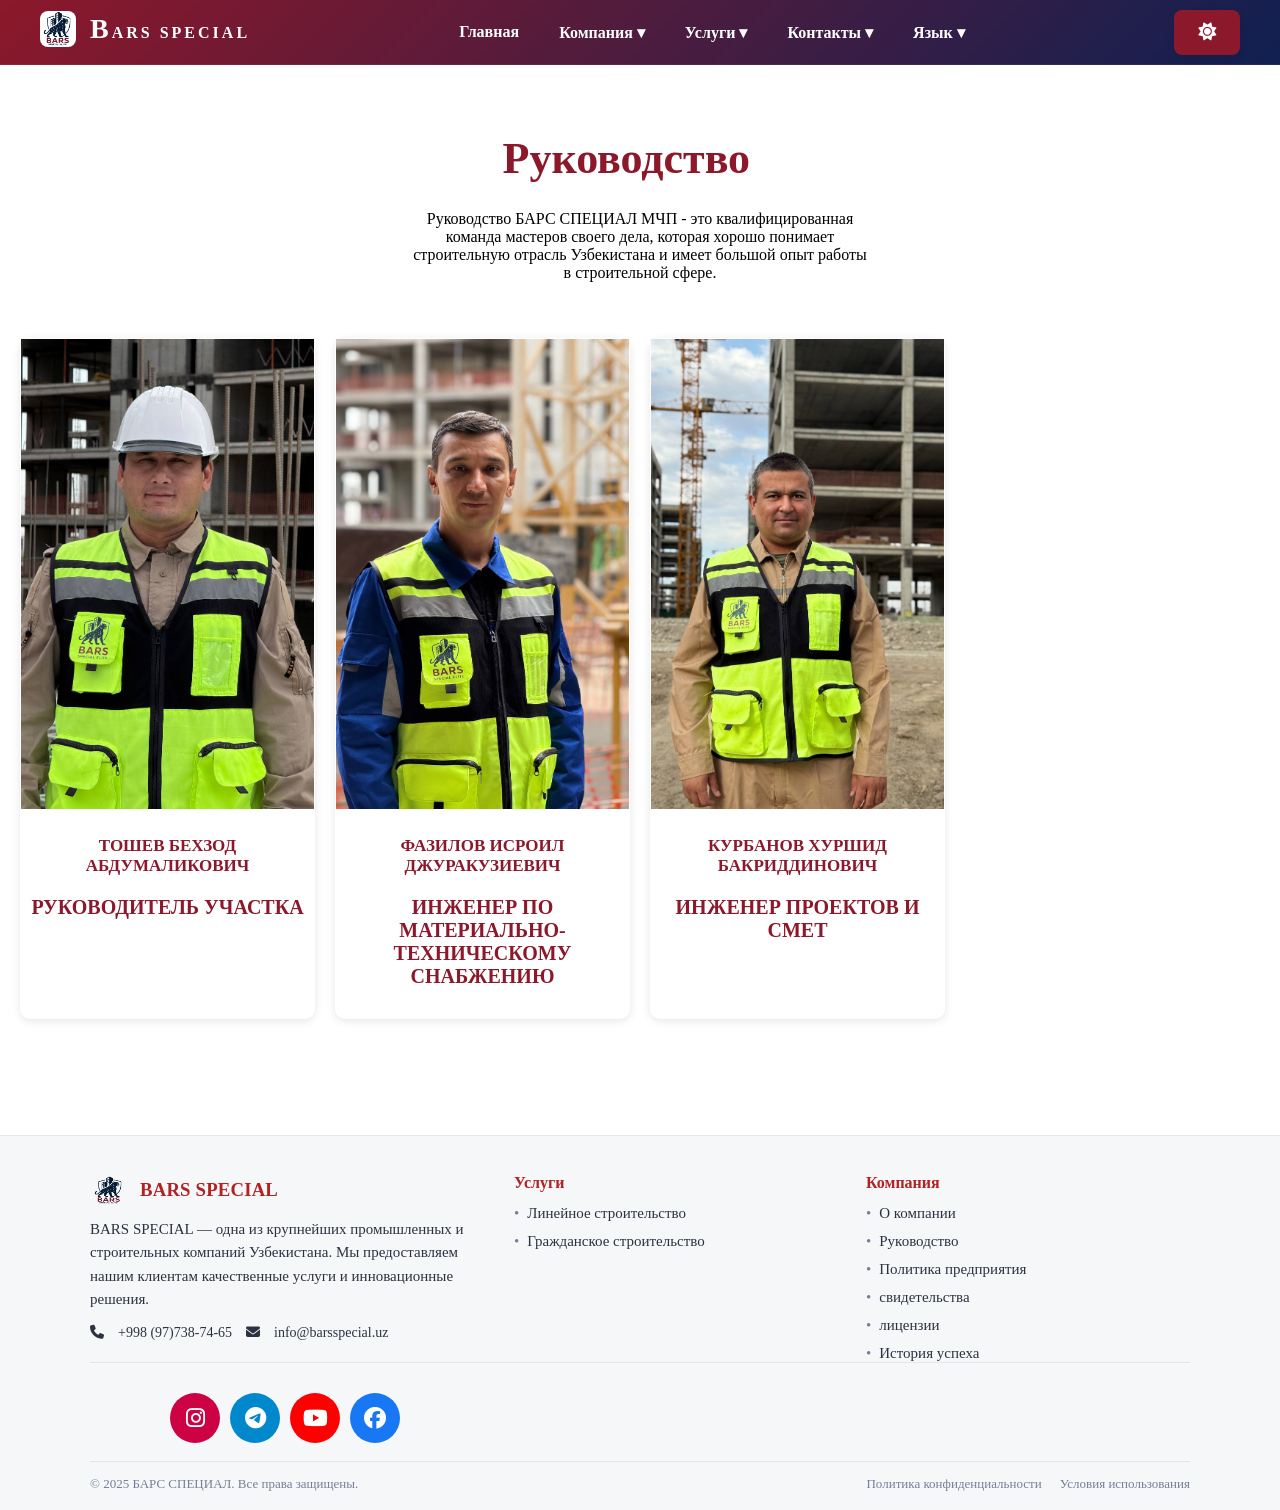
<file: managment.html>
<!DOCTYPE html>
<html lang="en">

<head>
  <meta charset="UTF-8">
  <meta name="viewport" content="width=device-width, initial-scale=1.0">
  <title>Document</title>
  <link rel="stylesheet" href="style.css?v=160">
  <link rel="stylesheet" href="https://cdnjs.cloudflare.com/ajax/libs/font-awesome/6.5.0/css/all.min.css">
</head>

<body>
   <header>
      <div class="container top">
        <a href="#top" class="brand">
          <span class="logo"><img src="barsimg/logo.png" alt=""></span>
          <span class="BARS">BARS SPECIAL</span>
        </a>

        <nav class="menu desktop">
          <ul>
            <li><a href="index.html" data-i18n="nav.home">Главная</a></li>

            <li>
              <a href="#" data-i18n="nav.company">Компания ▾</a>
              <ul class="submenu">
                <li><a href="about.html" data-i18n="company.about">О компании</a></li>
                <li><a href="managment.html" data-i18n="company.management">Руководство</a></li>
                <li><a href="policy.html" data-i18n="company.rukovotsva">Сертификаты руководства</a></li>
                <li><a href="certificates.html" data-i18n="company.certificates">Сертификаты компании</a></li>
                <li><a href="licenses.html" data-i18n="company.licenses">лицензии</a></li>
                <li><a href="reviews.html" data-i18n="company.work" style="border-bottom: none;">Отзывы о работе</a>
                <!-- <li><a href="reviews.html" data-i18n="wartnoma" style="border-bottom: none;">Shartnoma</a> -->
                </li>
              </ul>
            </li>
            <!-- o`chirgan ko`t faqat bu yozuvni xazillashtimmmmmm o`chirgan chiroyli bola "boshqa dasturchiga estalik" -->


            <li>
              <a href="#" data-i18n="nav.services">Услуги ▾</a>
              <ul class="submenu">
                <li><a href="linear.html" data-i18n="services.linear">Линейное строительство</a></li>
                <li><a style="border-bottom: none;" href="./civile.html" data-i18n="services.civil">Гражданское
                    строительство</a></li>
              </ul>
            </li>

            <li>
              <a href="contact.html" data-i18n="nav.contacts">Контакты </a>
              <ul class="submenu">
                <li><a href="contact.html" data-i18n="contact.contact">Контакты</a></li>
                <li><a href="map.html" data-i18n="InMap">Мы на карте</a></li>
                <li><a style="border-bottom: none;" href="#" data-i18n="Fikr">Обратная связь</a></li>
              </ul>
            </li>


            <li>
              <a href="#" data-i18n="nav.lang">Язык ▾</a>
              <ul class="submenu">
                <li><a href="#" onclick="__setLang('uz')">uz</a></li>
                <li><a href="#" onclick="__setLang('ru')">ru</a></li>
                <li><a style="border-bottom:none ;" href="#" onclick="__setLang('en')">en</a></li>
              </ul>
            </li>
          </ul>
        </nav>

       <div class="fons">
         <button class="fon" id="theme-toggle"><i class="fa-solid fa-sun"></i></button>
        <button class="burger fon" id="burger" aria-label="menu"><i class="fa-solid fa-bars"></i></button>
       </div>

      </div>
      <div class="mobile" id="mobile">

        <nav class="menu-mobil">
          <ul>
            <li><a href="index.html" data-i18n="nav.home">Главная</a></li>

            <li>
              <a href="#" data-i18n="nav.company">Компания ▾</a>
              <ul class="submenu">
                <li><a href="about.html" data-i18n="company.about">О компании</a></li>
                <li><a href="managment.html" data-i18n="company.management">Руководство</a></li>
                <li><a href="policy.html" data-i18n="company.rukovotsva">Сертификаты руководства</a></li>
                <li><a href="certificates.html" data-i18n="company.certificates">Сертификаты компании</a></li>
                <li><a href="licenses.html" data-i18n="company.licenses">лицензии</a></li>
                <li><a href="reviews.html" data-i18n="company.work" style="border-bottom: none;">Отзывы о работе</a>
                </li>
              </ul>
            </li>
            <!-- o`chirgan ko`t faqat bu yozuvni xazillashtimmmmmm o`chirgan chiroyli bola "boshqa dasturchiga estalik" -->


            <li>
              <a href="#" data-i18n="nav.services">Услуги ▾</a>
              <ul class="submenu">
                <li><a href="linear.html" data-i18n="services.linear">Линейное строительство</a></li>
                <li><a style="border-bottom: none;" href="./civile.html" data-i18n="services.civil">Гражданское
                    строительство</a></li>
              </ul>
            </li>

            <li>
              <a href="contact.html" data-i18n="nav.contacts">Контакты </a>
              <ul class="submenu">
                <li><a href="contact.html" data-i18n="contact.contact">Контакты</a></li>
                <li><a href="map.html" data-i18n="InMap">Мы на карте</a></li>
                <li><a style="border-bottom: none;" href="#" data-i18n="Fikr">Обратная связь</a></li>
              </ul>
            </li>


            <li>
              <a href="#" data-i18n="nav.lang">Язык ▾</a>
              <ul class="submenu">
                <li><a href="#" onclick="__setLang('uz')">uz</a></li>
                <li><a href="#" onclick="__setLang('ru')">ru</a></li>
                <li><a style="border-bottom:none ;" href="#" onclick="__setLang('en')">en</a></li>
              </ul>
            </li>
          </ul>
        </nav>
        
      </div>
    </header>

  <section class="managment">
    <div class="managment_top">
      <h1 data-i18n="managment.title">Руководство</h1>
      <p data-i18n="managment.description">
        Руководство БАРС СПЕЦИАЛ МЧП - это квалифицированная команда мастеров своего дела, которая хорошо
        понимает строительную отрасль Узбекистана и имеет большой опыт работы в строительной сфере.
      </p>
    </div>

    <div class="managment_bottom">
      <section class="managment_section">
        <div class="managment_grid" id="managment_cardGrid">
          <!-- Пример карточки -->
          <div class="managment_card">
            <a href="barsimg/raxbar1.jpg" target="_blank" rel="noopener noreferrer">
              <img src="barsimg/raxbar1.jpg" alt="Card Image" />
            </a>
            <div class="managment_text">
              <h1 data-i18n="managment.person1.name">TOSHEV BEHZOD ABDUMALIK O‘G‘LI</h1>
              <h3 data-i18n="managment.person1.position">UCHASTKA BOSHLIG'I</h3>
              <!-- <p data-i18n="managment.person1.about">''BARS SPECIAL'' sanoat qurilishing asoschisi</p> -->
            </div>
          </div>

          <div class="managment_card">
            <a href="barsimg/raxbar2.jpg" target="_blank" rel="noopener noreferrer">
              <img src="barsimg/raxbar2.jpg" alt="Card Image" />
            </a>
            <div class="managment_text">
              <h1 data-i18n="managment.person2.name">FAZILOV ISROIL DJURAKUZIYEVICH</h1>
              <h3 data-i18n="managment.person2.position">MODDIY-TEXNIK TAMINOTI BO'YICHA MUXANDIS</h3>
              <!-- <p data-i18n="managment.person2.about">''BARS SPECIAL'' sanoat qurilishing asoschisi</p> -->
            </div>
          </div>

          <div class="managment_card">
            <a href="barsimg/raxbar3.jpg" target="_blank" rel="noopener noreferrer">
              <img src="barsimg/raxbar3.jpg" alt="Card Image" />
            </a>
            <div class="managment_text">
              <h1 data-i18n="managment.person3.name">QURBONOV XURSHID BAXRIDDINOVICH</h1>
              <h3 data-i18n="managment.person3.position">LOYIHA-SMETA ISHLARI BO'YICHA MUXANDIS</h3>
              <!-- <p data-i18n="managment.person3.about">''BARS SPECIAL'' sanoat qurilishing asoschisi</p> -->
            </div>
          </div>


        </div>
      </section>
    </div>
  </section>
  <footer class="footer">
    <div class="footer__grid">
      <div class="col">
        <div class="brand">
          <img class="brand__logo" src="barsimg/logo.png" alt="">
          <div>
            <h3 class="brand__title">BARS SPECIAL</h3>
          </div>
        </div>

        <p class="desc" data-i18n="footer.desc">
          BARS SPECIAL — одна из крупнейших промышленных и строительных компаний Узбекистана.
          Мы предоставляем нашим клиентам качественные услуги и инновационные решения.
        </p>

        <div class="contact">
          <span><i class="fa-solid fa-phone"></i></span>
          <span> +998 (97)738-74-65</span>
          <span><i class="fa-solid fa-envelope"></i></span>
          <a href="mailto:info@barsspecial.uz">info@barsspecial.uz</a>
        </div>
      </div>

      <div class="col">
        <h4 data-i18n="footer.services.title">Услуги</h4>
        <ul>
          <li><a href="#" data-i18n="footer.services.linear">Линейное строительство</a></li>
          <li><a href="#" data-i18n="footer.services.civil">Гражданское строительство</a></li>
        </ul>
      </div>

      <div class="col">
        <h4 data-i18n="footer.company.title">Компания</h4>
        <ul>
          <li><a href="#" data-i18n="company.about">О компании</a></li>
          <li><a href="#" data-i18n="company.management">Руководство</a></li>
          <li><a href="#" data-i18n="company.policy">Политика предприятия</a></li>
          <li><a href="#" data-i18n="company.certificates">Свидетельства</a></li>
          <li><a href="#" data-i18n="company.licenses">Разрешения</a></li>
          <li><a href="#" data-i18n="company.success">История успеха</a></li>
        </ul>
      </div>
    </div>

    <div class="ikonka">
      <a href="https://www.instagram.com/bars_special?igsh=MWp4NDRwOHVrZnFsOA%3D%3D&utm_source=qr"><i
          class="fa-brands fa-instagram"></i></a>
      <a href="https://t.me/barsspecial_uz"><i class="fa-brands fa-telegram"></i></a>
      <a href="https://www.youtube.com/@BarsSpecial"><i class="fa-brands fa-youtube"></i></a>
      <a href="https://www.facebook.com/profile.php?id=61579253676633"><i class="fa-brands fa-facebook"></i></a>
    </div>

    <div class="legal">
      <div data-i18n="footer.copy">© 2025 БАРС СПЕЦИАЛ. Все права защищены.</div>
      <div style="display:flex;gap:18px;flex-wrap:wrap">
        <a href="#" data-i18n="footer.privacy">Политика конфиденциальности</a>
        <a href="#" data-i18n="footer.terms">Условия использования</a>
      </div>
    </div>
  </footer>
  <script src="script.js?v=160"></script>
  <script src="i18n.js"></script>
</body>

</html>
</file>
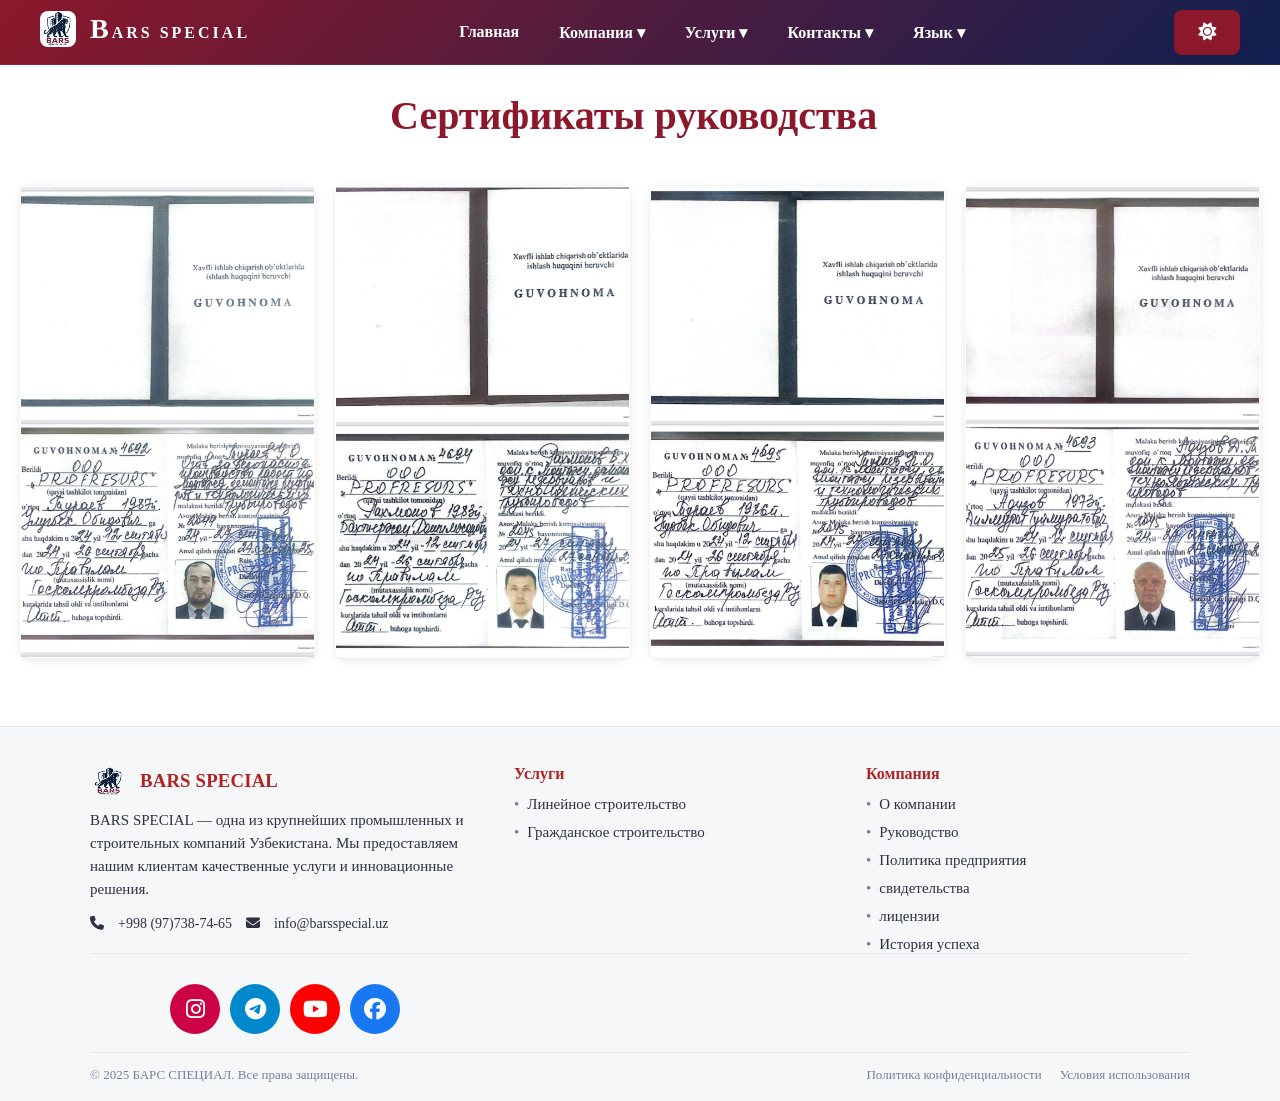
<file: policy.html>
<!DOCTYPE html>
<html lang="en">

<head>
    <meta charset="UTF-8">
    <meta name="viewport" content="width=device-width, initial-scale=1.0">
    <title>Document</title>
    <link rel="stylesheet" href="style.css?v=160">
    <link rel="stylesheet" href="https://cdnjs.cloudflare.com/ajax/libs/font-awesome/6.5.0/css/all.min.css">
</head>

<body>
      <header>
      <div class="container top">
        <a href="#top" class="brand">
          <span class="logo"><img src="barsimg/logo.png" alt=""></span>
          <span class="BARS">BARS SPECIAL</span>
        </a>

        <nav class="menu desktop">
          <ul>
            <li><a href="index.html" data-i18n="nav.home">Главная</a></li>

            <li>
              <a href="#" data-i18n="nav.company">Компания ▾</a>
              <ul class="submenu">
                <li><a href="about.html" data-i18n="company.about">О компании</a></li>
                <li><a href="managment.html" data-i18n="company.management">Руководство</a></li>
                <li><a href="policy.html" data-i18n="company.rukovotsva">Сертификаты руководства</a></li>
                <li><a href="certificates.html" data-i18n="company.certificates">Сертификаты компании</a></li>
                <li><a href="licenses.html" data-i18n="company.licenses">лицензии</a></li>
                <li><a href="reviews.html" data-i18n="company.work" style="border-bottom: none;">Отзывы о работе</a>
                <!-- <li><a href="reviews.html" data-i18n="wartnoma" style="border-bottom: none;">Shartnoma</a> -->
                </li>
              </ul>
            </li>
            <!-- o`chirgan ko`t faqat bu yozuvni xazillashtimmmmmm o`chirgan chiroyli bola "boshqa dasturchiga estalik" -->


            <li>
              <a href="#" data-i18n="nav.services">Услуги ▾</a>
              <ul class="submenu">
                <li><a href="linear.html" data-i18n="services.linear">Линейное строительство</a></li>
                <li><a style="border-bottom: none;" href="./civile.html" data-i18n="services.civil">Гражданское
                    строительство</a></li>
              </ul>
            </li>

            <li>
              <a href="contact.html" data-i18n="nav.contacts">Контакты </a>
              <ul class="submenu">
                <li><a href="contact.html" data-i18n="contact.contact">Контакты</a></li>
                <li><a href="map.html" data-i18n="InMap">Мы на карте</a></li>
                <li><a style="border-bottom: none;" href="#" data-i18n="Fikr">Обратная связь</a></li>
              </ul>
            </li>


            <li>
              <a href="#" data-i18n="nav.lang">Язык ▾</a>
              <ul class="submenu">
                <li><a href="#" onclick="__setLang('uz')">uz</a></li>
                <li><a href="#" onclick="__setLang('ru')">ru</a></li>
                <li><a style="border-bottom:none ;" href="#" onclick="__setLang('en')">en</a></li>
              </ul>
            </li>
          </ul>
        </nav>

       <div class="fons">
         <button class="fon" id="theme-toggle"><i class="fa-solid fa-sun"></i></button>
        <button class="burger fon" id="burger" aria-label="menu"><i class="fa-solid fa-bars"></i></button>
       </div>

      </div>
      <div class="mobile" id="mobile">

        <nav class="menu-mobil">
          <ul>
            <li><a href="index.html" data-i18n="nav.home">Главная</a></li>

            <li>
              <a href="#" data-i18n="nav.company">Компания ▾</a>
              <ul class="submenu">
                <li><a href="about.html" data-i18n="company.about">О компании</a></li>
                <li><a href="managment.html" data-i18n="company.management">Руководство</a></li>
                <li><a href="policy.html" data-i18n="company.rukovotsva">Сертификаты руководства</a></li>
                <li><a href="certificates.html" data-i18n="company.certificates">Сертификаты компании</a></li>
                <li><a href="licenses.html" data-i18n="company.licenses">лицензии</a></li>
                <li><a href="reviews.html" data-i18n="company.work" style="border-bottom: none;">Отзывы о работе</a>
                </li>
              </ul>
            </li>
            <!-- o`chirgan ko`t faqat bu yozuvni xazillashtimmmmmm o`chirgan chiroyli bola "boshqa dasturchiga estalik" -->


            <li>
              <a href="#" data-i18n="nav.services">Услуги ▾</a>
              <ul class="submenu">
                <li><a href="linear.html" data-i18n="services.linear">Линейное строительство</a></li>
                <li><a style="border-bottom: none;" href="./civile.html" data-i18n="services.civil">Гражданское
                    строительство</a></li>
              </ul>
            </li>

            <li>
              <a href="contact.html" data-i18n="nav.contacts">Контакты </a>
              <ul class="submenu">
                <li><a href="contact.html" data-i18n="contact.contact">Контакты</a></li>
                <li><a href="map.html" data-i18n="InMap">Мы на карте</a></li>
                <li><a style="border-bottom: none;" href="#" data-i18n="Fikr">Обратная связь</a></li>
              </ul>
            </li>


            <li>
              <a href="#" data-i18n="nav.lang">Язык ▾</a>
              <ul class="submenu">
                <li><a href="#" onclick="__setLang('uz')">uz</a></li>
                <li><a href="#" onclick="__setLang('ru')">ru</a></li>
                <li><a style="border-bottom:none ;" href="#" onclick="__setLang('en')">en</a></li>
              </ul>
            </li>
          </ul>
        </nav>
        
      </div>
    </header>

 
    <div class="sertifikat_rukavodstva">
  <h1 data-i18n="certificates.title">Сертификаты руководства</h1>
</div>

<div class="managment_bottom">
  <section class="managment_section">
    <div class="managment_grid" id="managment_cardGrid">
      <!-- Карточка 1 -->
      <div class="managment_card">
        <a href="barsimg/raxguvox1.jpg" target="_blank" rel="noopener noreferrer">
          <img src="barsimg/raxguvox1.jpg" alt="Card Image" />
        </a>
        <!-- <div class="managment_text">
          <h1 data-i18n="certificates.card1.company" style="color: var(--red);">
            "BARS SPECIAL ELITE" ОБЩЕСТВО С ОГРАНИЧЕННОЙ ОТВЕТСТВЕННОСТЬЮ
          </h1>
          <div class="managment_col" style="display: flex;">
            <div class="managment_text_left">
              <p data-i18n="certificates.card1.issuer_label">Выдающий:</p>
              <p data-i18n="certificates.card1.date_label">Дата выдачи:</p>
            </div>
            <div class="managment_text_right">
              <h3 data-i18n="certificates.card1.issuer">YASHNOBOD TUMANI DAVLAT XIZMATLARI MARKAZI</h3>
              <h6 data-i18n="certificates.card1.date">02/07/2020</h6>
            </div>
          </div>
        </div> -->
      </div>

      <!-- Карточка 2 -->
      <div class="managment_card">
        <a href="barsimg/raxguvox2.jpg" target="_blank" rel="noopener noreferrer">
          <img src="barsimg/raxguvox2.jpg" alt="Card Image" />
        </a>
        <!-- <div class="managment_text">
          <h1 data-i18n="certificates.card2.company" style="color: var(--red);">
            "BARS SPECIAL ELITE" ОБЩЕСТВО С ОГРАНИЧЕННОЙ ОТВЕТСТВЕННОСТЬЮ
          </h1>
          <div class="managment_col" style="display: flex;">
            <div class="managment_text_left">
              <p data-i18n="certificates.card2.issuer_label">Выдающий:</p>
              <p data-i18n="certificates.card2.date_label">Дата выдачи:</p>
            </div>
            <div class="managment_text_right">
              <h3 data-i18n="certificates.card2.issuer">YASHNOBOD TUMANI DAVLAT XIZMATLARI MARKAZI</h3>
              <h6 data-i18n="certificates.card2.date">02/07/2020</h6>
            </div>
          </div>
        </div> -->
      </div>

      <!-- Карточка 3 -->
      <div class="managment_card">
        <a href="barsimg/raxguvox3.jpg" target="_blank" rel="noopener noreferrer">
          <img src="barsimg/raxguvox3.jpg" alt="Card Image" />
        </a>
        <!-- <div class="managment_text">
          <h1 data-i18n="certificates.card3.company" style="color: var(--red);">
            "BARS SPECIAL ELITE" ОБЩЕСТВО С ОГРАНИЧЕННОЙ ОТВЕТСТВЕННОСТЬЮ
          </h1>
          <div class="managment_col" style="display: flex;">
            <div class="managment_text_left">
              <p data-i18n="certificates.card3.issuer_label">Выдающий:</p>
              <p data-i18n="certificates.card3.date_label">Дата выдачи:</p>
            </div>
            <div class="managment_text_right">
              <h3 data-i18n="certificates.card3.issuer">YASHNOBOD TUMANI DAVLAT XIZMATLARI MARKAZI</h3>
              <h6 data-i18n="certificates.card3.date">02/07/2020</h6>
            </div>
          </div>
        </div> -->
      </div>
        <div class="managment_card">
        <a href="barsimg/raxguvox4.jpg" target="_blank" rel="noopener noreferrer">
          <img src="barsimg/raxguvox4.jpg" alt="Card Image" />
        </a>
        <!-- <div class="managment_text">
          <h1 data-i18n="certificates.card3.company" style="color: var(--red);">
            "BARS SPECIAL ELITE" ОБЩЕСТВО С ОГРАНИЧЕННОЙ ОТВЕТСТВЕННОСТЬЮ
          </h1>
          <div class="managment_col" style="display: flex;">
            <div class="managment_text_left">
              <p data-i18n="certificates.card3.issuer_label">Выдающий:</p>
              <p data-i18n="certificates.card3.date_label">Дата выдачи:</p>
            </div>
            <div class="managment_text_right">
              <h3 data-i18n="certificates.card3.issuer">YASHNOBOD TUMANI DAVLAT XIZMATLARI MARKAZI</h3>
              <h6 data-i18n="certificates.card3.date">02/07/2020</h6>
            </div>
          </div>
        </div> -->
      </div>
    </div>
  </section>
</div>

   <footer class="footer">
      <div class="footer__grid">
        <div class="col">
          <div class="brand">
            <img class="brand__logo" src="barsimg/logo.png" alt="">
            <div>
              <h3 class="brand__title">BARS SPECIAL</h3>
            </div>
          </div>

          <p class="desc" data-i18n="footer.desc">
            BARS SPECIAL — одна из крупнейших промышленных и строительных компаний Узбекистана.
            Мы предоставляем нашим клиентам качественные услуги и инновационные решения.
          </p>

          <div class="contact">
            <span><i class="fa-solid fa-phone"></i></span>
            <span> +998 (97)738-74-65</span>
            <span><i class="fa-solid fa-envelope"></i></span>
            <a href="mailto:info@barsspecial.uz">info@barsspecial.uz</a>
          </div>
        </div>

        <div class="col">
          <h4 data-i18n="footer.services.title">Услуги</h4>
          <ul>
            <li><a href="#" data-i18n="footer.services.linear">Линейное строительство</a></li>
            <li><a href="#" data-i18n="footer.services.civil">Гражданское строительство</a></li>
          </ul>
        </div>

        <div class="col">
          <h4 data-i18n="footer.company.title">Компания</h4>
          <ul>
            <li><a href="#" data-i18n="company.about">О компании</a></li>
            <li><a href="#" data-i18n="company.management">Руководство</a></li>
            <li><a href="#" data-i18n="company.policy">Политика предприятия</a></li>
            <li><a href="#" data-i18n="company.certificates">Свидетельства</a></li>
            <li><a href="#" data-i18n="company.licenses">Разрешения</a></li>
            <li><a href="#" data-i18n="company.success">История успеха</a></li>
          </ul>
        </div>
      </div>

      <div class="ikonka">
        <a href="https://www.instagram.com/bars_special?igsh=MWp4NDRwOHVrZnFsOA%3D%3D&utm_source=qr"><i
            class="fa-brands fa-instagram"></i></a>
        <a href="https://t.me/barsspecial_uz"><i class="fa-brands fa-telegram"></i></a>
        <a href="https://www.youtube.com/@BarsSpecial"><i class="fa-brands fa-youtube"></i></a>
        <a href="https://www.facebook.com/profile.php?id=61579253676633"><i class="fa-brands fa-facebook"></i></a>
      </div>

      <div class="legal">
        <div data-i18n="footer.copy">© 2025 БАРС СПЕЦИАЛ. Все права защищены.</div>
        <div style="display:flex;gap:18px;flex-wrap:wrap">
          <a href="#" data-i18n="footer.privacy">Политика конфиденциальности</a>
          <a href="#" data-i18n="footer.terms">Условия использования</a>
        </div>
      </div>
    </footer>



    <script src="script.js?v=160"></script>
    <script src="i18n.js"></script>
</body>

</html>
</file>
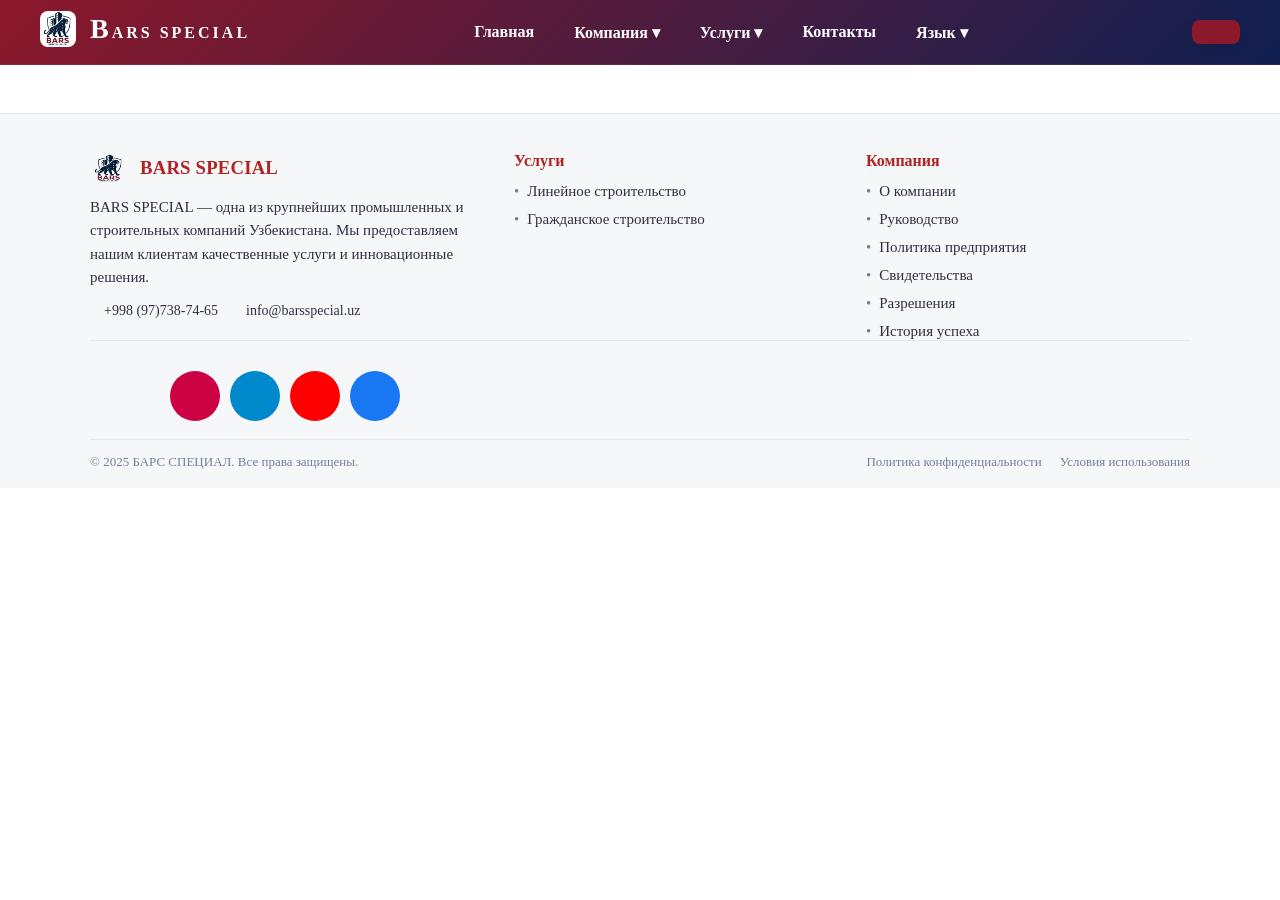
<file: wartnoma.html>
<!DOCTYPE html>
<html lang="en">

<head>
    <meta charset="UTF-8">
    <meta name="viewport" content="width=device-width, initial-scale=1.0">
    <title>Document</title>
    <link rel="stylesheet" href="style.css?v=160">      
</head>

<body>
    <header>
      <div class="container top">
        <a href="#top" class="brand">
          <span class="logo"><img src="barsimg/logo.png" alt=""></span>
          <span class="BARS">BARS SPECIAL</span>
        </a>

        <nav class="menu desktop">
          <ul>
            <li><a href="index.html" data-i18n="nav.home">Главная</a></li>

            <li>
              <a href="#" data-i18n="nav.company">Компания ▾</a>
              <ul class="submenu">
                <li><a href="about.html" data-i18n="company.about">О компании</a></li>
                <li><a href="managment.html" data-i18n="company.management">Руководство</a></li>
                <li><a href="policy.html" data-i18n="company.rukovotsva">Сертификаты руководства</a></li>
                <li><a href="certificates.html" data-i18n="company.certificates">Сертификаты компании</a></li>
                <li><a href="licenses.html" data-i18n="company.licenses">лицензии</a></li>
                <li><a href="reviews.html" data-i18n="company.work" style="border-bottom: none;">Отзывы о работе</a>
                <!-- <li><a href="reviews.html" data-i18n="wartnoma" style="border-bottom: none;">Shartnoma</a> -->
                </li>
              </ul>
            </li>
            <!-- o`chirgan ko`t faqat bu yozuvni xazillashtimmmmmm o`chirgan chiroyli bola "boshqa dasturchiga estalik" -->


            <li>
              <a href="#" data-i18n="nav.services">Услуги ▾</a>
              <ul class="submenu">
                <li><a href="linear.html" data-i18n="services.linear">Линейное строительство</a></li>
                <li><a style="border-bottom: none;" href="./civile.html" data-i18n="services.civil">Гражданское
                    строительство</a></li>
              </ul>
            </li>

            <li>
              <a href="contact.html" data-i18n="nav.contacts">Контакты </a>
              <ul class="submenu">
                <li><a href="contact.html" data-i18n="contact.contact">Контакты</a></li>
                <li><a href="map.html" data-i18n="InMap">Мы на карте</a></li>
                <li><a style="border-bottom: none;" href="#" data-i18n="Fikr">Обратная связь</a></li>
              </ul>
            </li>


            <li>
              <a href="#" data-i18n="nav.lang">Язык ▾</a>
              <ul class="submenu">
                <li><a href="#" onclick="__setLang('uz')">uz</a></li>
                <li><a href="#" onclick="__setLang('ru')">ru</a></li>
                <li><a style="border-bottom:none ;" href="#" onclick="__setLang('en')">en</a></li>
              </ul>
            </li>
          </ul>
        </nav>

       <div class="fons">
         <button class="fon" id="theme-toggle"><i class="fa-solid fa-sun"></i></button>
        <button class="burger fon" id="burger" aria-label="menu"><i class="fa-solid fa-bars"></i></button>
       </div>

      </div>
      <div class="mobile" id="mobile">

        <nav class="menu-mobil">
          <ul>
            <li><a href="index.html" data-i18n="nav.home">Главная</a></li>

            <li>
              <a href="#" data-i18n="nav.company">Компания ▾</a>
              <ul class="submenu">
                <li><a href="about.html" data-i18n="company.about">О компании</a></li>
                <li><a href="managment.html" data-i18n="company.management">Руководство</a></li>
                <li><a href="policy.html" data-i18n="company.rukovotsva">Сертификаты руководства</a></li>
                <li><a href="certificates.html" data-i18n="company.certificates">Сертификаты компании</a></li>
                <li><a href="licenses.html" data-i18n="company.licenses">лицензии</a></li>
                <li><a href="reviews.html" data-i18n="company.work" style="border-bottom: none;">Отзывы о работе</a>
                </li>
              </ul>
            </li>
            <!-- o`chirgan ko`t faqat bu yozuvni xazillashtimmmmmm o`chirgan chiroyli bola "boshqa dasturchiga estalik" -->


            <li>
              <a href="#" data-i18n="nav.services">Услуги ▾</a>
              <ul class="submenu">
                <li><a href="linear.html" data-i18n="services.linear">Линейное строительство</a></li>
                <li><a style="border-bottom: none;" href="./civile.html" data-i18n="services.civil">Гражданское
                    строительство</a></li>
              </ul>
            </li>

            <li>
              <a href="contact.html" data-i18n="nav.contacts">Контакты </a>
              <ul class="submenu">
                <li><a href="contact.html" data-i18n="contact.contact">Контакты</a></li>
                <li><a href="map.html" data-i18n="InMap">Мы на карте</a></li>
                <li><a style="border-bottom: none;" href="#" data-i18n="Fikr">Обратная связь</a></li>
              </ul>
            </li>


            <li>
              <a href="#" data-i18n="nav.lang">Язык ▾</a>
              <ul class="submenu">
                <li><a href="#" onclick="__setLang('uz')">uz</a></li>
                <li><a href="#" onclick="__setLang('ru')">ru</a></li>
                <li><a style="border-bottom:none ;" href="#" onclick="__setLang('en')">en</a></li>
              </ul>
            </li>
          </ul>
        </nav>
        
      </div>
    </header>





    <footer class="footer">
        <div class="footer__grid">
            <div class="col">
                <div class="brand">
                    <img class="brand__logo" src="barsimg/logo.png" alt="">
                    <div>
                        <h3 class="brand__title">BARS SPECIAL</h3>
                    </div>
                </div>

                <p class="desc" data-i18n="footer.desc">
                    BARS SPECIAL — одна из крупнейших промышленных и строительных компаний Узбекистана.
                    Мы предоставляем нашим клиентам качественные услуги и инновационные решения.
                </p>

                <div class="contact">
                    <span><i class="fa-solid fa-phone"></i></span>
                    <span> +998 (97)738-74-65</span>
                    <span><i class="fa-solid fa-envelope"></i></span>
                    <a href="mailto:info@barsspecial.uz">info@barsspecial.uz</a>
                </div>
            </div>

            <div class="col">
                <h4 data-i18n="footer.services.title">Услуги</h4>
                <ul>
                    <li><a href="#" data-i18n="footer.services.linear">Линейное строительство</a></li>
                    <li><a href="#" data-i18n="footer.services.civil">Гражданское строительство</a></li>
                </ul>
            </div>

            <div class="col">
                <h4 data-i18n="footer.company.title">Компания</h4>
                <ul>
                    <li><a href="#" data-i18n="company.about">О компании</a></li>
                    <li><a href="#" data-i18n="company.management">Руководство</a></li>
                    <li><a href="#" data-i18n="company.policy">Политика предприятия</a></li>
                    <li><a href="#" data-i18n="company.certificates">Свидетельства</a></li>
                    <li><a href="#" data-i18n="company.licenses">Разрешения</a></li>
                    <li><a href="#" data-i18n="company.success">История успеха</a></li>
                </ul>
            </div>
        </div>

        <div class="ikonka">
            <a href="https://www.instagram.com/bars_special?igsh=MWp4NDRwOHVrZnFsOA%3D%3D&utm_source=qr"><i
                    class="fa-brands fa-instagram"></i></a>
            <a href="https://t.me/barsspecial_uz"><i class="fa-brands fa-telegram"></i></a>
            <a href="https://www.youtube.com/@BarsSpecial"><i class="fa-brands fa-youtube"></i></a>
            <a href="https://www.facebook.com/profile.php?id=61579253676633"><i class="fa-brands fa-facebook"></i></a>
        </div>

        <div class="legal">
            <div data-i18n="footer.copy">© 2025 БАРС СПЕЦИАЛ. Все права защищены.</div>
            <div style="display:flex;gap:18px;flex-wrap:wrap">
                <a href="#" data-i18n="footer.privacy">Политика конфиденциальности</a>
                <a href="#" data-i18n="footer.terms">Условия использования</a>
            </div>
        </div>
    </footer>



    <script src="script.js?v=160"></script>
</body>

</html>
</file>
<file: style.css>
/* ===== COLOR SYSTEM (LIGHT) ===== */
:root {
    --navy: #0f2338;
    --navy-700: #0c1c2d;
    --burgundy: #7d1f2b;
    --burgundy-700: #651723;
    --ink: #18212b;
    --muted: #6b7280;
    --bg: #ffffff;
    --card: #ffffff;
    --line: #e9edf2;
    --radius: 16px;
    --shadow: 0 10px 28px rgba(0, 0, 0, .08);
    --blue: #000000;
    --red: #8c182b;

    --white: #ffffff;
    --black: #000000;

    /* Header gradient stops */
    --grad-1: #8c182b;
    --grad-2: #6d1a34;
    --grad-3: #4e1c3e;
    --grad-4: #2f1e48;
    --grad-5: #102051;

    --border-on-dark: rgba(255, 255, 255, .06);
    --pill-on-dark: rgba(255, 255, 255, .08);

    --hero-bg: #0f273f;
    --hero-text: #e8edf4;

    --lead: #394553;
    --cap-text: #334155;
    --quote-bg: #f7fafc;
    --quote-text: #374151;

    --thumb: #cfd7df;
    --neutral-soft: #ededed;

    --footer-bg: var(--navy);
    --footer-text: #c8d3ff;
    --social-pill: rgba(255, 255, 255, .08);
    --social-icon: #650505;

    --menu-link: #ffffff;
    --submenu-bg: #ffffff;
    --submenu-link: var(--blue);
    --submenu-hover-bg: royalblue;

    --overlay-strong: rgba(16, 32, 81, 0.8);
    --overlay-mid: rgba(16, 32, 81, 0.5);
    --overlay-soft: rgba(16, 32, 81, 0.2);

    --input-border: #dcdfe4;
    --focus-border: #a50014;
    --focus-ring: rgba(165, 0, 20, .12);
    --invalid-border: #d62828;
    --invalid-ring: rgba(214, 40, 40, .16);

    --footer-bg-2: #f6f7f9;
    --footer-divider: #e5e7eb;
    --brand-title: #b22222;
    --brand-sub: #738099;
    --text-2: #2c3240;
    --dot: #b22222;
    --list-dot: #738099;

    --img-border: #ccc;
    --mg-grad-a: #ff6666;
    --mg-grad-b: #6699ff;
    --border-strong: #000000;
    --btn-border: rgba(0, 0, 0, .06);
    --btn-hover: #555;
    --managment: #7d1f2b;
    --seva-card: white;
    --HISTORIS: white;
}

/* ===== COLOR SYSTEM (DARK) ===== */
.dark {
    --bg: #0b1220;
    --card: #111a2b;
    --line: #233048;

    --ink: #e7ecf5;
    --muted: #9aa4b2;

    --navy: #0e1a2a;
    --navy-700: #0a1421;

    --red: #c33a4d;
    --burgundy: #b23340;
    --burgundy-700: #922b36;

    --blue: #9fb4ff;

    --grad-1: #a42b3d;
    --grad-2: #7c2541;
    --grad-3: #59274a;
    --grad-4: #3a2953;
    --grad-5: #1f2a63;

    --border-on-dark: rgba(255, 255, 255, .08);
    --pill-on-dark: rgba(255, 255, 255, .08);

    --hero-bg: #0b1b2e;
    --hero-text: #dbe6f7;

    --lead: #b8c2cf;
    --cap-text: #c7d0dc;
    --quote-bg: #101a2a;
    --quote-text: #cbd5e1;

    --thumb: #2a3952;
    --neutral-soft: #1a263a;

    --footer-bg: #0a1322;
    --footer-text: #a9c0ff;
    --social-pill: rgba(255, 255, 255, .08);
    --social-icon: #e3a3aa;

    --menu-link: #eaf0ff;
    --submenu-bg: #0f1a2c;
    --submenu-link: #cfe0ff;
    --submenu-hover-bg: #1c2a48;

    --overlay-strong: rgba(30, 52, 110, 0.82);
    --overlay-mid: rgba(30, 52, 110, 0.55);
    --overlay-soft: rgba(30, 52, 110, 0.25);

    --input-border: #334158;
    --focus-border: #e14c60;
    --focus-ring: rgba(225, 76, 96, .18);
    --invalid-border: #ff5964;
    --invalid-ring: rgba(255, 89, 100, .2);

    --footer-bg-2: #0f1726;
    --footer-divider: #2b3445;
    --brand-title: #ff8181;
    --brand-sub: #99a3ba;
    --text-2: #d5dbea;
    --dot: #ff8181;
    --list-dot: #8fa0c0;

    --img-border: #2a3346;
    --mg-grad-a: #ff6b6b;
    --mg-grad-b: #7aa2ff;
    --border-strong: #ffffff;
    --btn-border: rgba(255, 255, 255, .08);
    --btn-hover: #2a3346;
    --managment: #233048;
    --seva-card: #151822;
    --HISTORIS: #8c182b;
}

/* =================== Sening CSS’ing var(...) bilan =================== */

.container_origin {
    width: 100%;
    max-width: 1440px;
    margin: auto;
}

* {
    box-sizing: border-box
}

html,
body {
    background: var(--bg);
    color: var(--ink);
    margin: 0;
    padding: 0
}

img {
    display: block;
    max-width: 100%
}

a {
    color: inherit;
    text-decoration: none
}

.container {
    width: 1200px;
    max-width: 92vw;
    margin: 0 auto
}

.btn {
    display: inline-block;
    padding: 12px 20px;
    border-radius: 12px;
    background: var(--burgundy);
    color: var(--white);
    font-weight: 700;
    border: 1px solid var(--btn-border);
}

.btn:hover {
    background: var(--burgundy-700)
}

.btn-outline {
    background: transparent;
    border: 1.6px solid var(--white);
}

/* ===== TOPBAR ===== */
header {
    max-width: 1440px;
    margin: auto;
    position: sticky;
    top: 0;
    z-index: 40;
    background: linear-gradient(135deg,
            var(--grad-1) 0%,
            var(--grad-2) 25%,
            var(--grad-3) 50%,
            var(--grad-4) 75%,
            var(--grad-5) 100%);
    color: var(--white);
    border-bottom: 1px solid var(--border-on-dark);
}

.top {
    height: 64px;
    display: flex;
    align-items: center;
    justify-content: space-between;
}

.brand {
    display: flex;
    /* justify-content: center; */
    /* align-items: center; */
    gap: 10px;
    font-weight: 900;
    letter-spacing: 3px;

}

.brand>span>img {
    margin-top: -5px;
    margin-left: -2px;
}

.logo {
    display: grid;
    place-items: center;
    width: 36px;
    height: 36px;
    border-radius: 8px;
    background: var(--white);
    color: var(--navy);
    font-weight: 900;
    /* border: 20px solid red; */
}

.BARS::first-letter {
    font-size: 28px;
}

/* ===== Menü ===== */
.menu {
    margin: 0;
    padding: 0;
}

.menu ul {
    list-style: none;
    margin: 0;
    padding: 0;
    display: flex;
    margin-left: 0px;
}

.menu ul li {
    position: relative;
}

.menu>ul>li {
    margin-right: 40px;
}

.menu a {
    display: block;
    padding: 12px 20px;
    color: var(--menu-link);
    text-decoration: none;
    font-weight: bold;
    transition: background 0.3s;
}

.menu a:hover {
    color: var(--red);
}

/* Submenu */
.submenu {
    position: absolute;
    top: 100%;
    left: 0;
    background: var(--submenu-bg);
    min-width: 180px;
    flex-direction: column;
    z-index: 1000;
    max-height: 0;
    opacity: 0;
    overflow: hidden;
    transform: scale(0.95);
    /* border-radius: 8px; */
    box-shadow: 0 6px 15px rgba(0, 0, 0, 0.3);
    transition: max-height .5s ease, opacity .5s ease, transform .4s ease;
}

.submenu a {
    padding: 10px;
    color: var(--submenu-link);
    font-weight: normal;
    /* border-radius: 6px; */
    border-bottom: 0.1px solid red;
    /* border-top : 3px solid red; */
}

/* hal hammsi  */



.submenu a:hover {
    background: var(--submenu-hover-bg);
}

.menu li:hover>.submenu {
    max-height: 500px;
    opacity: 1;
    transform: scale(1);
}

/* burger */
.burger {
    display: none;
    /* flex-direction: column; */
    gap: 5px
}

.burger span {
    width: 26px;
    height: 2px;
    background: var(--white)
}

/* ===== HERO ===== */
.hero {
    max-width: 1440px;
    margin: auto;
    position: relative;
    height: 420px;
    color: var(--white);
    background: var(--hero-bg);
}

.hero::before {
    content: "";
    position: absolute;
    inset: 0;
    background: url(barsimg/bgbars.jpg) center/cover no-repeat;
    filter: brightness(.55);
}

.hero .wrap {
    position: relative;
    height: 100%;
    display: flex;
    align-items: center
}

.hero h1 {
    font-size: 56px;
    line-height: 1.06;
    font-weight: 900;
    max-width: 14ch
}

.hero p {
    margin: 14px 0 24px;
    color: var(--hero-text);
    font-size: 18px;
    max-width: 48ch
}

/* ===== SECTIONS ===== */
section {
    padding: 56px 0
}

h2 {
    font-size: 32px;
    letter-spacing: .2px
}

/* ===== ABOUT ===== */
.about {
    display: grid;
    grid-template-columns: 1.05fr .95fr;
    gap: 28px;
    align-items: center
}

.about .lead {
    color: var(--lead);
    font-size: 17px
}

.about .pic {
    border-radius: 16px;
    overflow: hidden;
    border: 1px solid var(--line);
    box-shadow: var(--shadow)
}

/* ===== PROJECTS ===== */
.projects-grid {
    display: grid;
    grid-template-columns: repeat(3, 1fr);
    gap: 20px;
    margin-top: 8px
}

.p-card {
    background: var(--card);
    border: 1px solid var(--line);
    border-radius: 14px;
    box-shadow: var(--shadow);
    overflow: hidden
}

.p-card .thumb {
    aspect-ratio: 1/1;
    background: var(--thumb)
}

.p-card .thumb img {
    width: 100%;
    height: 100%;
    object-fit: cover
}

.p-card .cap {
    padding: 10px 14px;
    font-weight: 700;
    color: var(--cap-text)
}

/* ===== TESTIMONIAL + BIG IMAGE ===== */
.split {
    display: grid;
    grid-template-columns: 1.05fr .95fr;
    gap: 28px;
    align-items: center
}

.quote {
    background: var(--quote-bg);
    border-radius: 16px;
    padding: 22px;
    border: 1px solid var(--line)
}

.quote p {
    margin: .4rem 0;
    color: var(--quote-text)
}

.quote .small {
    color: var(--muted);
    font-size: 15px
}

.split .pic {
    border-radius: 16px;
    overflow: hidden;
    border: 1px solid var(--line);
    box-shadow: var(--shadow)
}

/* ===== TEAM ===== */
.team-grid {
    display: grid;
    grid-template-columns: repeat(4, 1fr);
    gap: 22px;
    margin-top: 10px
}

.person {
    display: grid;
    justify-items: center;
    gap: 8px;
    background: var(--white);
    border: 1px solid var(--line);
    border-radius: 14px;
    padding: 16px;
    box-shadow: var(--shadow)
}

.avatar {
    width: 86px;
    height: 86px;
    border-radius: 50%;
    overflow: hidden
}

.avatar img {
    width: 100%;
    height: 100%;
    object-fit: cover
}

.name {
    font-weight: 800
}

.role {
    font-size: 14px;
    color: var(--muted)
}

/* ===== CONTACTS ===== */
.contacts {
    display: grid;
    grid-template-columns: 1.1fr .9fr;
    gap: 26px;
    align-items: start
}

.map {
    border-radius: 14px;
    overflow: hidden;
    border: 1px solid var(--line);
    box-shadow: var(--shadow)
}

.contact-list {
    margin: 6px 0 0;
    padding: 0;
    list-style: none;
    display: grid;
    gap: 8px
}

.contact-list a {
    color: var(--blue);
    font-weight: 700
}

/* ===== FOOTER ===== */
footer {
    max-width: 1440px;
    padding: 26px 0;
    background: var(--footer-bg);
    color: var(--footer-text);
    margin: auto;
    margin-top: 48px;
}

footer .row {
    display: flex;
    justify-content: space-between;
    align-items: center;
    gap: 16px
}

.social a {
    display: inline-grid;
    place-items: center;
    width: 34px;
    height: 34px;
    border-radius: 10px;
    background: var(--social-pill);
    color: var(--social-icon);
    margin-left: 8px;
}

/* utilities */
.mt-1 {
    margin-top: .6rem
}

.mt-2 {
    margin-top: 1.1rem
}

.mt-3 {
    margin-top: 1.6rem
}

.mt-4 {
    margin-top: 2.2rem
}

/* ===== carousel ===== */
.carousel-wrapper {
    width: 1200px;
    margin: 0 auto;
    overflow: hidden;
    border-radius: 12px;
    box-shadow: 0 4px 15px rgba(0, 0, 0, 0.15);
}

.carousel-track {
    display: flex;
    width: max-content;
    animation: scroll-left 30s linear infinite;
}

.carousel-track img {
    width: 150px;
    margin-right: 20px;
    border-radius: 20px;
    box-shadow: 0 4px 8px rgba(0, 0, 0, 0.12);
    user-select: none;
    padding: 20px;
}

@keyframes scroll-left {
    0% {
        transform: translateX(0)
    }

    100% {
        transform: translateX(-50%)
    }
}

/* ===== grid cards ===== */
.grid_cards {
    max-width: 1440px;
    margin: auto;
    width: 100%;
    padding: 40px;
    display: flex;
    justify-content: space-between;
    gap: 20px;
}

.grid_cards_card {
    width: 100%;
    position: relative;
    border-radius: 20px;
    margin: auto;
    background-color: var(--neutral-soft);
    overflow: hidden;
    box-shadow: 0 4px 12px rgba(0, 0, 0, 0.15);
    transition: all .3s ease;
}

.grid_cards_card_top {
    width: 100%;
    display: flex;
    justify-content: space-around;
    margin-top: 10px;
    padding: 10px;
}

.grid_cards_card_top>.grid_cards_card_top_left {
    width: 5rem;
    height: 5rem;
    background-color: var(--red);
    margin: auto;
    border-radius: 50%;
    box-shadow: 0 4px 12px rgba(0, 0, 0, 0.15);
    transition: all .3s ease;
}

.grid_cards_card_top>.grid_cards_card_top_right {
    width: 50%;
    padding-right: 10px
}

.grid_cards_card_top>.grid_cards_card_top_right h1 {
    font-size: 37px;
    font-weight: 600
}

.grid_cards_card_top>.grid_cards_card_top_right p {
    font-size: 25px;
    font-weight: 500;
    width: 100%;
}

.grid_cards_card_top_left>span {
    width: 100%;
    height: 50px;
    display: grid;
    place-items: center;
    border-radius: 50px
}

.grid_cards_card_top_left>span>i {
    color: var(--white);
    font-size: 2rem;
    margin-top: 23px
}

.grid_cards_card_bottom {
    width: 100%;
    height: 100%;
    display: none;
    transform: translateY(100px)
}

.grid_cards_card:hover .grid_cards_card_bottom {
    position: absolute;
    top: 0;
    display: block;
    cursor: pointer;
    background: linear-gradient(to bottom, var(--overlay-strong), var(--overlay-mid), var(--overlay-soft) 100%);
    transition: all 1s ease;
    animation: txt 1s ease forwards;
    display: grid;
    place-items: center;
}

@keyframes txt {
    0% {
        transform: translateY(100px)
    }

    100% {
        transform: translateY(0)
    }
}

.grid_cards_card:hover .grid_cards_card_top {
    opacity: 0;
    transition: all .5s ease
}

.grid_cards_card_bottom p {
    font-size: 1rem;
    font-weight: 200;
    line-height: 130%;
    padding: 5px;
    text-align: center;
    color: rgb(247, 247, 247);
}

/* ===== activities ===== */
.activities {
    max-width: 1440px;
    margin: auto;
    display: flex;
    justify-content: space-around
}

.activities_left {
    width: 50%
}

.activities_left>h1 {
    font-size: 70px;
    font-weight: bold;
    color: var(--red)
}

.activities_left>p {
    font-size: 30px;
    color: var(--blue)
}

.activities_right {
    margin-top: 5%;

}

.activities_right_cart {
    width: 400px;
    border-radius: 20px;
    margin-bottom: 30px;
    padding: 20px;
    background-color: var(--line);
    box-shadow: 0 4px 12px rgba(0, 0, 0, 0.15);
    transition: all .3s ease;
}

.activities_right_cart:hover {
    transform: translateY(-6px);
    box-shadow: 0 8px 24px rgba(0, 0, 0, 0.2)
}

.activities_right_cart_text>h1 {
    color: var(--red)
}

.activities_right_cart_text>p {
    color: var(--blue);
    font-size: 20px;
    font-weight: 500
}

.activities_right_cart_button>button {
    background-color: var(--red);
    color: var(--white);
    border: none;
    border-radius: 18px;
    width: 150px;
    height: 35px;
    cursor: pointer;
    padding-bottom: 30px;
}

.activities_right_cart_link>h5 {
    line-height: 1px
}

.activities_right_cart_link>h5>span>i {
    font-size: 10px
}

.activities_right_cart_link>h5>span {
    padding-right: 10px
}

.activities_img {
    width: 700px;
    height: 400px;
    border: 2px solid red;
    padding: 100px
}

.activities_img>h1 {
    font-size: 60px
}

/* ===== card slider section ===== */
.card-slider-section {
    max-width: 1440px;
    margin: auto;
    display: flex;
    flex-wrap: wrap;
    padding: 40px
}

.left-side {
    flex: 1;
    min-width: 300px;
    padding: 20px
}

.right-side {
    flex: 1;
    min-width: 300px;
    display: flex;
    flex-direction: column;
    align-items: center;
    justify-content: center;
    position: relative;
    margin-left: 200px;
    margin-top: 10%;
}

.card-slider {
    position: relative;
    width: 100%;
    max-width: 550px;
    height: 600px;
    perspective: 1000px;
    overflow: hidden
}

.card {
    position: absolute;
    width: 100%;
    height: 100%;
    background: var(--white);
    border-radius: 12px;
    display: flex;
    align-items: center;
    justify-content: center;
    font-size: 22px;
    padding: 20px;
    text-align: center;
    transition: transform .5s ease, opacity .5s ease;
}

.card.hidden {
    opacity: 0;
    pointer-events: none
}

.card.slide-out-left {
    transform: translateX(-120%) rotateY(-20deg);
    opacity: 0
}

.card.slide-out-right {
    transform: translateX(120%) rotateY(20deg);
    opacity: 0
}
    
.card.slide-in-left {
    transform: translateX(-120%) rotateY(-20deg);
    opacity: 0
}

.card.slide-in-right {
    transform: translateX(120%) rotateY(20deg);
    opacity: 0
}

.card.active {
    transform: translateX(0) rotateY(0);
    opacity: 1;
    z-index: 10
}

.slider-buttons {
    display: flex;
    gap: 20px;
    margin-top: 20px
}

.arrow-btn {
    padding: 10px 20px;
    font-size: 18px;
    background-color: var(--blue);
    color: var(--white);
    border: none;
    border-radius: 8px;
    cursor: pointer;
    transition: background .3s;
}

.arrow-btn:hover {
    background-color: var(--btn-hover);
}

.slider_cart1 {
    width: 100%;
    max-width: 600px;
    height: 550px;
    border-radius: 25px;
    background-color: var(--line);
    padding: 30px;
    box-shadow: 0 4px 12px rgba(0, 0, 0, 0.15);
    box-sizing: border-box;
}

.slider_cart1_top>span>i {
    width: 100%;
    height: 100%;
    font-size: 60px
}

.slider_cart1_center>h1 {
    color: var(--red);
    margin-top: 10px
}

.slider_cart1_center>p {
    color: var(--blue);
    font-size: 30px
}

.slider_cart1_bottom>h5 {
    font-weight: normal;
    font-size: 15px
}

/* ===== kartalar bolimi ===== */
.kartalar-bolimi {
    padding: 40px;
    display: flex;
    justify-content: flex-start
}

.kartalar-tarmogi {
    display: grid;
    grid-template-columns: repeat(2, 300px);
    grid-template-rows: repeat(2, 300px);
    gap: 24px;
}

.karta {
    width: 300px;
    height: 300px;
    /* background-color: var(--line); */
    border-radius: 12px;
    box-shadow: 0 4px 8px rgba(0, 0, 0, .1), 0 8px 16px rgba(0, 0, 0, .1);
    display: flex;
    align-items: center;
    justify-content: center;
    font-size: 18px;
    font-weight: 600;
    color: var(--text-2);
    transition: box-shadow .3s ease;
    user-select: none;
    opacity: 0;
    transform: translateY(20px);
    animation: paydoBolish .8s ease forwards;
}

.karta:nth-child(1) {
    animation-delay: .2s
}

.karta:nth-child(2) {
    animation-delay: .4s
}

.karta:nth-child(3) {
    animation-delay: .6s
}

.karta:nth-child(4) {
    animation-delay: .8s
}

.karta:hover {
    box-shadow: 0 8px 16px rgba(0, 0, 0, .15), 0 16px 32px rgba(0, 0, 0, .15);
    cursor: pointer;
}

@keyframes paydoBolish {
    to {
        opacity: 1;
        transform: translateY(0)
    }
}

.left_side_box_top {
    margin-left: 40px
}

.left_side_box_top>h1 {
    color: var(--red)
}

.left_side_box_top>p {
    color: var(--blue)
}

.karta {
    display: block;
    padding: 20px
}

.karta>.karta_top>span>i {
    font-size: 40px
}

.karta_top {
    display: flex;
    justify-content: center;
    align-items: center;
    height: 80px
}

.catra_bottom {
    text-align: center
}

.carta_bottom h1 {
    font-size: 48px;
    margin: 0;
    text-align: center;
    color: var(--red)
}

.carta_bottom h5 {
    font-size: 24px;
    margin: 5px 0;
    font-weight: normal;
    text-align: center;
    color: var(--blue)
}

.carta_bottom p {
    font-size: 16px;
    margin: 5px 0 0 0;
    color: var(--brand-sub);
    text-align: center
}

.need {
    width: 100%;
    max-width: 700px;
    margin: auto;
    text-align: center
}

.need>h1 {
    color: var(--red);
    font-size: 40px
}

.need>p {
    color: var(--blue);
    font-size: 15px
}

.need>button {
    padding: 12px 24px;
    background-color: var(--red);
    color: var(--white);
    font-size: 18px;
    border: none;
    border-radius: 8px;
    cursor: pointer;
    transition: all .9s ease;
    box-shadow: 0 4px 8px rgba(0, 0, 0, .1);
}

.need>button:hover {
    transform: translateY(-4px);
    box-shadow: 0 8px 20px rgba(0, 0, 0, .2);
    /* background-color: var(--blue); */
}

/* ===== form section ===== */
.section-from {
    width: 100%;
    max-width: 1440px;
    margin: auto;
    display: flex;
    padding: 70px
}

.section-from .form {
    width: 50%;
    padding: 20px;
    margin-left: auto;
    border-radius: 20px;
    box-shadow: 0 4px 8px rgba(0, 0, 0, .1), 0 8px 16px rgba(0, 0, 0, .1);
}

.form-row {
    display: grid;
    grid-template-columns: 1fr 1fr;
    gap: 16px
}

.form-group {
    display: grid;
    gap: 5px;
    margin-bottom: 20px
}

label {
    font-weight: bold;
    margin-bottom: 5px
}

input,
textarea {
    width: 100%;
    height: 48px;
    padding: 10px 14px;
    border: 1px solid var(--input-border);
    border-radius: 10px;
    font-size: 15px;
    outline: none;
    background: var(--white);
    transition: border-color .2s, box-shadow .2s;
}

textarea {
    min-height: 120px;
    resize: vertical
}

input:focus,
textarea:focus {
    border-color: var(--focus-border);
    box-shadow: 0 0 0 3px var(--focus-ring)
}

input:invalid:focus,
textarea:invalid:focus {
    border-color: var(--invalid-border);
    box-shadow: 0 0 0 3px var(--invalid-ring)
}

button {
    padding: 12px 24px;
    background-color: var(--red);
    color: var(--white);
    font-size: 18px;
    border: none;
    border-radius: 8px;
    cursor: pointer;
    transition: all .9s ease;
    box-shadow: 0 4px 8px rgba(0, 0, 0, .1);
}

button:hover {
    transform: translateY(-4px);
    box-shadow: 0 8px 20px rgba(0, 0, 0, .2);
    /* background-color: var(--blue) */
}

.contacts_map {
    border-bottom-right-radius: 20px;
    border-bottom-left-radius: 20px
}

.contacts_map_left {
    display: flex
}

.contacts_map_left_text>h1 {
    font-size: 20px
}

.contacts_map_left_text>p {
    font-size: 15px
}

.contacts_map_left_ikon>span {
    padding-left: 10px;
    padding-right: 20px
}

.contacts_map_left_ikon>span>i {
    font-size: 30px;
    padding-top: 10px
}

.contacts_map_left>button {
    width: 170px;
    height: 30px;
    border: none;
    border-radius: 20px;
    margin-right: 30px;
    margin-top: 20px;
    background-color: var(--red);
    color: var(--white);
    font-size: 12px;
    display: flex;
    justify-content: center;
    align-items: center;
}

.contakts>h2 {
    color: var(--red);
    font-size: 50px
}

/* social icons row (old) */
.social-icons {
    display: flex;
    gap: 20px;
    justify-content: left;
    align-items: center;
    margin: 30px 0
}

.social-icons a {
    font-size: 32px;
    color: var(--brand-title);
    text-decoration: none;
    transition: all .3s ease;
}

.social-icons a:hover {
    color: var(--brand-title);
    /* text-shadow: 0 0 10px yellow; */
    transform: scale(1.2)
}

/* info cards vertical */
.info-cards-vertical {
    display: flex;
    flex-direction: column;
    align-items: center;
    gap: 20px;
    margin-left: 100px
}

.info-card {
    width: 400px;
    height: 130px;
    background: var(--line);
    border-radius: 12px;
    box-shadow: 0 8px 18px rgba(0, 0, 0, .1);
    padding: 15px;
    text-align: center;
    transition: all .4s ease;
    position: relative;
    overflow: hidden;
    cursor: pointer;
}





/* sizni iw */

:root {
    --seva-bg: #0f1115;

    --seva-text: #e9edf1;
    --seva-muted: #9aa4b2;
    --seva-accent: #6aa6ff;
    --seva-overlay: rgba(0, 0, 0, .7);
    --seva-radius: 22px;
    --seva-shadow: 0 10px 30px rgba(0, 0, 0, .35);
}

/* SECTION */
.seva_section {
    min-height: 100vh;
    display: grid;
    place-items: center;
    padding: 40px 16px;
    color: var(--seva-text);
    /* background: radial-gradient(80% 60% at 10% 10%, #18202b 0%, #0f1115 60%), radial-gradient(50% 40% at 100% 100%, #1b2330 0%, #0f1115 50%); */
    font-family: system-ui, -apple-system, Segoe UI, Roboto, Ubuntu, Inter, Arial, sans-serif;
}

/* CARD 400x700 */
.seva_card {
    /* width: 400px; */
    height: 600px;
    background: var(--seva-card);
    border-radius: 20px;
    box-shadow: 0 2px 8px rgba(0, 0, 0, .1);
    /* box-shadow: var(--seva-shadow); */
    overflow: hidden;
    border: 1px solid rgba(255, 255, 255, .06);
    display: flex;
    flex-direction: column;
    transition: transform .2s ease, box-shadow .2s ease;
    cursor: pointer;
    user-select: none;
}

.seva_card:hover {
    transform: translateY(-4px);
    /* box-shadow: 0 18px 40px rgba(0, 0, 0, .45); */
    box-shadow: 0 10px 20px rgba(0, 0, 0, .15)
}

seva_text:hover {
    transform: translateY(-4px);
    /* box-shadow: 0 18px 40px rgba(0, 0, 0, .45); */
    box-shadow: 0 10px 20px rgba(0, 0, 0, .15)
}

.seva_media {
    position: relative;
    width: 100%;
    height: 490px;
    overflow: hidden;
}

.seva_media img {
    width: 100%;
    height: 100%;
    object-fit: cover;
    display: block;
}

.seva_badge {
    position: absolute;
    left: 12px;
    top: 12px;
    background: rgba(0, 0, 0, .45);
    /* background-color: red; */
    color: #fff;
    font-size: 12px;
    letter-spacing: .3px;
    padding: 6px 10px;
    border-radius: 999px;
    backdrop-filter: blur(6px);
    border: 1px solid rgba(255, 255, 255, .15);
}

.seva_content {
    flex: 1;
    display: flex;
    flex-direction: column;
    gap: 10px;
    padding: 10px;
}

.seva_title {

    font-size: 17px;
    font-weight: 700;
    /* line-height: 1.25; */
}

.seva_text {
    color: var(--red);

    font-size: 17px;
    font-weight: 600;

    /* line-height: 1.45; */
    text-align: center;
}

.seva_cta {
    margin-top: auto;
    display: flex;
    align-items: center;
    gap: 10px;
    color: #0f3ed5;
    font-weight: 600;
    font-size: 14px;
}

.seva_cta .seva_go {
    padding: 10px 14px;
    border-radius: 12px;
    background: #005eff;
    /* background-color: red; */

    border: 1px solid rgba(255, 255, 255, .08);
}

/* MODAL */
.seva_modal {
    position: fixed;
    inset: 0;
    display: none;
    align-items: center;
    justify-content: center;
    background: var(--seva-overlay);
    z-index: 1000;
}

.seva_modal.is-open {
    display: flex;
}

.seva_view {
    position: relative;
    width: min(92vw, 450px);
    /**/
    /* height: min(88vh, 980px);  */
    background: #0256ff;
    /* background-color: red; */

    border-radius: 24px;
    overflow: hidden;
    box-shadow: var(--seva-shadow);
    border: 1px solid rgba(255, 255, 255, .08);
    display: flex;
    flex-direction: column;
}

/* Stories progress */
.seva_progress {
    position: absolute;
    inset: 14px 14px auto 14px;
    display: flex;
    gap: 6px;
    width: calc(100% - 28px);
}

.seva_bar {
    flex: 1;
    height: 3px;
    background: rgba(255, 0, 0, 0.2);
    border-radius: 3px;
    overflow: hidden;
}

.seva_bar>span {
    display: block;
    height: 100%;
    width: 0%;
    background: var(--seva-accent);
    transition: width .2s linear;
}

.seva_stage {
    position: relative;
    flex: 1;
    background: #0a0e13;
    /* background:red; */
    display: grid;
    place-items: center;
}

.seva_stage img {
    max-width: 100%;
    max-height: 100%;
    object-fit: contain;
}

/* Controls */
.seva_ctrl {
    width: 100%;
    position: absolute;
    inset: 0;
    display: grid;
    grid-template-columns: 1fr 1fr;
}

.seva_side {
    cursor: pointer;
}

.seva_btn {
    position: absolute;
    top: 50%;
    width: 44px;
    height: 44px;
    border-radius: 50%;
    background: rgba(4, 4, 4, 0.40);
    display: flex;
    justify-content: center;
    align-items: center;
    font-size: 20px;
    color: #fffffff4;
    /* backdrop-filter: blur(6px); */
}

.seva_btn:hover {
    background: rgba(43, 43, 43, 0.688);
}

/*===================================================== ong chap  */
.seva_prev {
    left: -14px;
}

.seva_next {
    right: -14px;
}

.seva_close {
    /*x kunobpka*/
    position: absolute;
    top: 14px;
    left: 10px;
    width: 20px;
    height: 10px;
    display: flex;
    justify-content: center;
    align-items: center;
    /* border-radius: 20px; */
    cursor: pointer;
    border: 1px solid rgba(255, 255, 255, .2);
    background: rgba(4, 4, 4, 0.40);
}

.seva_hint {
    position: absolute;
    bottom: 14px;
    left: 50%;
    transform: translateX(-50%);
    /* color: rgba(255, 255, 255, .7); */
    font-size: 12px;
    letter-spacing: .3px;
}

@media (max-width:440px) {
    .seva_card {
        width: 94vw;
        height: 82vh;
    }
}



/* sizni iw trugadi */



.info-card:hover {
    transform: translateY(-6px) scale(1.05);
    box-shadow: 0 16px 30px rgba(0, 0, 0, .2);
    background: linear-gradient(135deg, var(--red), #3b82f6);
    color: var(--white);
}

.info-card i {
    font-size: 24px;
    margin-bottom: 8px;
    color: var(--red);
    transition: color .3s ease
}

.info-card:hover i {
    color: var(--blue)
}

.info-card h3 {
    margin: 0;
    font-size: 16px
}

.info-card p {
    margin-top: 5px;
    font-size: 14px
}

/* footer (yangi blok) */
.footer {
    background: var(--footer-bg-2);
    padding: 36px 20px 18px;
    border-top: 1px solid var(--footer-divider)
}

.footer__grid {
    max-width: 1100px;
    margin: 0 auto;
    display: grid;
    gap: 28px;
    grid-template-columns: 1.1fr .9fr .9fr;
    border-bottom: 1px solid var(--footer-divider);
}

.ikonka {
    display: flex;
    gap: 10px;
    margin-left: 150px;
    margin-top: 30px;


}

.ikonka i {
    font-size: 22px;
    color: var(--white);
    /* padding: 15px; */
    border-radius: 50%;
    width: 50px;
    height: 50px;
    /* text-align: center; */
    display: grid;
    place-items: center;
}

.ikonka a:nth-child(1) i {
    background: #cc0245
}

.ikonka a:nth-child(2) i {
    background-color: #0088CC
}

.ikonka a:nth-child(3) i {
    background-color: #FF0000
}

.ikonka a:nth-child(4) i {
    background-color: #1877F2
}

.brand {
    display: flex;
    gap: 14px;
    align-items: center;
    margin-bottom: 6px
}

.brand__logo {
    width: 36px;
    height: 36px;
    border-radius: 8px;
    display: inline-block
}

.brand__title {
    margin: 0;
    font-weight: 700;
    letter-spacing: .2px;
    color: var(--brand-title)
}

.brand__sub {
    margin: 0;
    color: var(--brand-sub);
    font-size: 14px
}

.desc {
    color: var(--text-2);
    line-height: 1.55;
    margin: 10px 0 14px;
    font-size: 15px
}

.contact {
    display: flex;
    gap: 14px;
    align-items: center;
    color: var(--text-2);
    font-size: 14px
}

.contact__dot {
    width: 6px;
    height: 6px;
    background: var(--dot);
    border-radius: 50%
}

.col h4 {
    margin: 2px 0 12px;
    font-size: 16px;
    color: var(--brand-title);
    display: flex;
    align-items: center;
    gap: 8px
}

.col ul {
    list-style: none;
    margin: 0;
    padding: 0;
    display: grid;
    gap: 10px
}

.col li a {
    color: var(--text-2);
    font-size: 15px
}

.col li a::before {
    content: "•";
    margin-right: 8px;
    color: var(--list-dot)
}

.legal {
    max-width: 1100px;
    margin: 18px auto 0;
    padding-top: 14px;
    border-top: 1px solid var(--footer-divider);
    display: flex;
    justify-content: space-between;
    align-items: center;
    gap: 12px;
    color: var(--brand-sub);
    font-size: 13px;
}

/* activities img (background) */
.activities_img {
    width: 800px;
    height: 500px;
    background-image: url('barsimg/okompanii.png');
    background-size: cover;
    background-position: center center;
    background-repeat: no-repeat;
    border: 1px solid var(--img-border);
}

/* managment */
.managment {
    max-width: 1440px;
    margin: auto
}

.managment_top {
    width: 100%;
    max-width: 500px;
    margin: auto;
    border-radius: 20px;
    padding: 20px
}

.managment_top>h1 {
    color: var(--red);
    font-size: 44px;
    max-width: 275px;
    margin: auto
}

.managment_top>p {
    color: var(--blue);
    font-style: 30px;
    font-weight: 500;
    text-align: center;
    padding-top: 10px
}

.managment_section {
    max-width: 1440px;
    margin: auto;
    padding: 20px
}

.managment_grid {
    display: grid;
    grid-template-columns: repeat(4, 1fr);
    gap: 20px;
    /* height: 800px; */
}

.managment_card {
    /* background-color: red; */
    border-radius: 10px;
    /* overflow: hidden; */
    box-shadow: 0 2px 8px rgba(0, 0, 0, .1);
    transition: transform .3s ease, box-shadow .3s ease;
    border: 1px solid rgba(255, 255, 255, .06);
    display: flex;
    flex-direction: column;
}

.managment_card:hover {
    transform: translateY(-8px);
    box-shadow: 0 10px 20px rgba(0, 0, 0, .15)
}

.managment_card img {
    width: 100%;
    height: 470px;
    object-fit: cover
}

.managment_text {
    flex: 1;
    color: var(--white);
    font-weight: bold;
    text-align: center;
    padding: 10px;
}

.managment_text h1 {
    font-size: 17px;
    font-weight: 700;
    color: var(--red);
}

/*======================================= managment.html  */
.managment_text h3 {
    color: var(--red);
    font-size: 20px;
}

.managment_text p {
    color: var(--red);
}

/* =========================================licenses.html */


.managment_bottom2 {
    width: 600px;
    height: 250px;
    border-radius: 20px;
    max-width: 1440px;
    margin: auto;
    box-shadow: 0 10px 20px rgba(0, 0, 0, .15);
    padding: 20px;
}

.managment_bottom2>h1 {
    color: var(--red);
    font-size: 40px;
    font-weight: 600;
    justify-content: center;
    text-align: center
}

.managment_bottom2>p {
    color: var(--blue);
    font-size: 20px;
    font-weight: 200;
    text-align: center;
    transition: transform .3s ease, box-shadow .3s ease
}

/*======================================================= policy.html    */
.managment_text_left p:nth-child(1) {
    font-size: 1rem;
}

.managment_text_left p:nth-child(2) {
    font-size: 15px;
}

.managment_text_right>h3 {
    font-size: 12px;
}

.managment_text_right>h6 {
    font-size: 18px;
    color: var(--red);
    margin-top: 25px;
}

.person,
.card {
    background: var(--card);
}

.team-grid .person,
.footer .info-card

/* agar shunga o‘xshash bo‘lsa */
    {
    background: var(--card);
}

/* ciliovi.html */
.cliver.html {
    max-width: 1440px;
}

.section-text {
    text-align: center;
}

/* ================================linear.html */
.section-text>p {
    color: var(--blue);
}

.section_img {
    width: 100%;
    max-width: 1440px;
    height: 500px;
    background: url(barsimg/bgbars.jpg) center / cover no-repeat;
    margin: auto;
    border: 1px solid var(--img-border);
    position: relative;
    border-radius: 20px;
    padding: 20px;
    margin: auto;
}

.section_img>h1 {
    position: absolute;
    bottom: 40px;
    color: white;
}

.section_img p {
    position: absolute;
    bottom: 10px;
    color: white;
}

:root {
    --card: #ededed;
    /* karta foni */
    --text: #000000;
    /* matn rangi */
    --muted: #000000;
    /* kichik matn */
    --accent: #c52d37;
    /* qizil kvadrat */
}

section {
    max-width: 1440px;
    margin: auto;
}

.services {
    max-width: 1440px;
    margin: 40px auto;
    /* padding: 0 20px; */
    text-align: center;

}

.services h2 {
    font-size: 48px;
    margin: 0 0 12px;
}

/* .liner.html ============================================= */
.section-subtitle {
    width: 100%;
    color: var(--blue);
    margin: auto;
}


.services-grid {
    /* background-color: rgb(255, 255, 255); */
    display: grid;
    grid-template-columns: repeat(4, 1fr);
    gap: 28px;
    /* justify-content: center; */
    place-items: center;
    margin-top: 40px;

}

.services-grid-top {
    display: grid;
    grid-template-columns: repeat(2, 1fr);
    gap: 28px;
    /* justify-content: center; */
    place-items: center;
    margin-top: 40px;
}

/*================================================= .services-grid-bottom  */
.services-grid-bottom {
    display: grid;
    grid-template-columns: repeat(3, 1fr);
    gap: 28px;
    /* justify-content: center; */
    place-items: center;
    margin: auto;
    margin-top: 40px;
}

.otziv {
    width: 100%;
    margin: auto;
}

.otziv>h1 {
    font-size: 40px;
    color: var(--red);
    text-align: center;
}

.service-card {
    width: 300px;
    /* height: 400px; */
    background: var(--line);
    border-radius: 18px;
    padding: 36px 28px;
    box-shadow: 0 6px 20px rgba(0, 0, 0, .25);
    transition: transform .2s ease, box-shadow .2s ease;
}

.sertifikat_rukavodstva {
    max-width: 500px;
    margin: auto;
}

.sertifikat_rukavodstva>h1 {
    color: var(--red);
    font-size: 40px;
}

.serves-bootom-card {
    width: 300px;
    height: 300px;
}

.service-card:hover {
    transform: translateY(-6px);
    box-shadow: 0 12px 28px rgba(0, 0, 0, .35);
}

/* Qizil kvadrat va ikonka */
.icon-box {
    width: 96px;
    height: 96px;
    margin: 0 auto 22px;
    background: var(--accent);
    border-radius: 16px;
    display: grid;
    place-items: center;
}

.icon-box i {
    font-size: 42px;
    color: #fff;
}

/* Sarlavha va matn */
.service-card h3 {
    font-size: 32px;
    line-height: 1.2;
    margin: 0 0 14px;
}

.service-card p {
    color: var(--blue);
    font-size: 18px;
    line-height: 1.6;
    margin: 0;
}

.section_history {
    border-radius: 25px;
    display: grid;
    place-items: center;
    background: var(--line);
}

.section_history>.historys {
    display: flex;
    gap: 50px;
}

.section_history>.historys>p {
    width: 30%;
    text-align: center;
    padding: 20px 20px;
    background: var(--HISTORIS);
    border-radius: 20px;

}

/*cta  */
.cta {
    background: linear-gradient(90deg, #8b0f17, #0d1b45);
    /* qizil -> ko‘k gradient */
    border-radius: 15px;
    padding: 60px 30px;
    text-align: center;
    max-width: 1440px;
    margin: 40px auto;
    color: #fff;
}

.cta h2 {
    font-size: 32px;
    margin-bottom: 15px;
}

.cta p {
    font-size: 18px;
    margin-bottom: 25px;
    color: #f1f1f1;
}

.cta-btn {
    display: inline-block;
    padding: 12px 25px;
    background: #fff;
    color: #8b0f17;
    border-radius: 6px;
    font-weight: 600;
    text-decoration: none;
    transition: 0.3s;
}

.cta-btn:hover {
    background: #f1f1f1;
    transform: translateY(-3px);
}


/* Responsiv */
.mobile {
    display: none;
}

.mobil>nav {
    display: none;
}


/* ================== MEDIA: BOSQICHMA-BOSQICH KICHIKLASH (rem bilan) ================== */








/* =================== media queries (ranglarga tegmagan) =================== */
/* qolgan @media’lar — o‘zgartirilmagan, layoutga tegmadim */
/* ... (Sening media’laring pastdagidek qolsin) */

/* ========== 1280px */
/* =================== ONLY MEDIA QUERIES =================== */

/* ≤1400px */
@media (max-width: 87.5rem) {
    .service-card {
        width: 17.5rem;
        /* height: 23.75rem; */
    }

    /* 280 x 380 */
    .serves-bootom-card {
        width: 17.5rem;
        height: 17.5rem;
    }

    .activities_right_cart {
        width: 22.5rem;
    }

    .activities_img {
        width: 40rem;
        height: 23rem;
    }

    .card-slider {
        max-width: 32.5rem;
        height: 35rem;
    }

    .slider_cart1 {
        max-width: 35rem;
        height: 32rem;
    }

}

@media (max-width:1290px) {
    .services-grid {
        grid-template-columns: repeat(2, 1fr);
    }
}

/* ≤1280 */
@media (max-width:1280px) {
    .container {
        max-width: 94vw;
    }

    .carousel-wrapper {
        width: 100%;
    }

    section {
        padding: 48px 0;
    }

    .menu ul li {
        margin-right: 0px;
    }

    .grid_cards_card_top {
        padding: 0px;
    }

    .hero {
        height: 400px;
    }

    .hero .wrap {
        padding-inline: 24px;
    }

    .karta {
        width: 270px;
        height: 270px;
    }

    .kartalar-tarmogi {
        grid-template-columns: repeat(2, 270px);
        gap: 10px;
    }

    .card-slider-section {
        padding: none;
    }

    .kartalar-bolimi {
        padding: 0px;
    }

    .fons {
        display: flex;
        justify-content: center;
        align-items: center;
        gap: 5px;
    }

}

/* ≤1200px */
@media (max-width: 75rem) {
    .service-card {
        width: 15.625rem;
        /* height: 21.875rem; */
    }

    /* 250 x 350 */
    .serves-bootom-card {
        width: 15.625rem;
        height: 15.625rem;
    }

    .activities_right_cart {
        width: 21.25rem;
    }

    .activities_img {
        width: 30.5rem;
        height: 27rem;
    }

    .card-slider {
        max-width: 31.25rem;
        height: 32.5rem;
    }

    .slider_cart1 {
        max-width: 33.75rem;
        height: 30rem;
    }

    .services-grid-bottom {
        grid-template-columns: repeat(1, 1fr);
    }
}



/* ≤1100 */
@media (max-width:1100px) {
    .services-grid {
        grid-template-columns: repeat(2, 1fr);

    }

    .desktop {
        display: none;
    }

    .menu .burger {
        display: flex;
    }

    .burger {
        display: flex;
    }

    .mobile {
        /* display: none; */
        display: flex;
        position: absolute;
        left: 0;
        right: 0;
        top: 64px;
        background: var(--navy-700);
        border-bottom: 1px solid rgba(255, 255, 255, .1);
        justify-content: center;
        align-items: center;
    }


    /* ===== Menü ===== */
    /* .fon{
        margin-left: 600px;
    } */
    .menu-mobil {
        margin: 0;
        padding: 0;
        display: flex;
        justify-content: center;
    }

    .menu-mobil ul {
        list-style: none;
        margin: 0;
        padding: 0;

    }

    .menu-mobil>ul {
        list-style: none;
        margin: 0;
        padding: 0;
        display: flex;
        margin-left: 0px;
        gap: 30px;

    }

    .menu-mobil ul li {
        position: relative;
    }



    .menu-mobil a {
        display: block;
        padding: 4px 4px;
        color: var(--menu-link);
        text-decoration: none;
        font-weight: 100;
        transition: background 0.3s;
    }

    .menu-mobil a:hover {
        color: var(--red);
    }

    /* Submenu */
    .submenu {
        position: absolute;
        top: 100%;
        left: 0;
        background: var(--submenu-bg);
        min-width: 180px;
        flex-direction: column;
        z-index: 1000;
        max-height: 0;
        opacity: 0;
        overflow: hidden;
        transform: scale(0.95);
        /* border-radius: 8px; */
        box-shadow: 0 6px 15px rgba(0, 0, 0, 0.3);
        transition: max-height .5s ease, opacity .5s ease, transform .4s ease;
    }

    .submenu a {
        /* padding: 10px; */
        color: var(--submenu-link);
        font-weight: 100;
        font-size: 13px;
        /* border-radius: 6px; */
        border-bottom: 0.1px solid red;
        /* border-top : 3px solid red; */
    }

    /* hal hammsi  */



    .submenu a:hover {
        background: var(--submenu-hover-bg);
    }

    .menu-mobil li:hover>.submenu {
        max-height: 200px;
        opacity: 1;
        transform: scale(1);
    }


}

/* ≤1024 */
@media (max-width:1024px) {
    /* .fon {
        transform: translateX(250px);
    } */

    header .container.top {
        padding-inline: 20px;
        min-height: 64px;
    }

    .brand {
        gap: 10px;
    }

    .brand .logo {
        width: 34px;
        height: 34px;
    }

    .hero {
        height: 360px;
    }

    .hero h1 {
        font-size: clamp(28px, 4.2vw, 40px);
    }

    .hero p {
        font-size: 16px;
        max-width: 60ch;
    }

    .hero .wrap {
        padding-inline: 20px;
    }

    .grid_cards {
        padding: 28px;
        gap: 16px;
    }

    .grid_cards_card_top>.grid_cards_card_top_right h1 {
        font-size: 30px;
    }

    .grid_cards_card_top>.grid_cards_card_top_right p {
        font-size: 20px;
    }

    .grid_cards_card_top>.grid_cards_card_top_left {
        width: 4.5rem;
        height: 4.5rem;
    }

    .activities {
        gap: 24px;
        padding-inline: 20px;
    }

    .activities_left>h1 {
        font-size: 56px;
    }

    .activities_left>p {
        font-size: 24px;
    }

    .activities_right_cart {
        width: 360px;
    }

    .activities_img {
        width: 100%;
        max-width: 560px;
        height: 340px;
        padding: 60px;
    }

    .card-slider-section {
        padding: 28px 20px;
        gap: 20px;
    }

    .right-side {
        margin-left: 0;
        margin-top: 24px;
    }

    .card-slider {
        max-width: 520px;
        height: 520px;
    }

    .slider_cart1 {
        height: 500px;
    }

    .kartalar-bolimi {

        padding: none;
    }

    .kartalar-tarmogi {
        grid-template-columns: repeat(2, 1fr);
        grid-template-rows: auto;
        margin: auto;
    }

    .karta {
        width: 100%;
        max-width: 250px;
        height: 230px;
        margin: 0 auto;
    }

    .karta_top {
        height: 70px;
    }

    .carta_bottom h1 {
        font-size: 35px;
    }

    .carta_bottom h5 {
        font-size: 20px;
    }

    .need {
        padding-inline: 20px;
    }

    .need>h1 {
        font-size: 34px;
    }

    .section-from {
        padding: 48px 20px;
        gap: 24px;
    }

    .section-from .form {
        width: 56%;
    }

    .contacts {
        gap: 20px;
    }

    .contakts>h2 {
        font-size: 42px;
    }

    .footer__grid {
        padding-inline: 0;
    }

    .ikonka {
        margin-left: 0;
    }

}

/* ≤992px */
@media (max-width: 62rem) {
    .service-card {
        width: 13.75rem;
        /* height: 20rem; */
    }

    /* 220 x 320 */
    .serves-bootom-card {
        width: 20.75rem;
        height: 13.75rem;
    }

    .activities_right_cart {
        width: 18rem;
    }

    .activities_img {
        width: 26.375rem;
        height: 31.75rem;
    }

    .card-slider {
        max-width: 30rem;
        height: 28.75rem;
    }

    .slider_cart1 {
        max-width: 31.25rem;
        height: 27.5rem;
    }
}




/* ≤920 */
@media (max-width:920px) {
    /* .fon {
        transform: translateX(20px);
    } */

    .mobile {
        padding: 10px;
    }


    .managment_grid {
        grid-template-columns: repeat(2, 1fr);
    }

    .team-grid {
        grid-template-columns: repeat(2, 1fr);
    }

    .split,
    .about {
        grid-template-columns: 1fr;
    }

    .grid_cards {
        flex-wrap: wrap;
        justify-content: center;
        gap: 16px;
        padding: 24px 16px;
    }

    .contacts {
        grid-template-columns: 1fr;
    }

    .grid_cards_card {
        max-width: 520px;
    }


    .burger {
        display: flex;
    }

    .mobile {
        /* display: none; */
        display: flex;
        position: absolute;
        left: 0;
        right: 0;
        top: 64px;
        background: var(--navy-700);
        border-bottom: 1px solid rgba(255, 255, 255, .1);
    }

    .mobil>.menu {
        display: flex;
    }


    /* .mobile a {
        display: block;
        padding: 14px 18px;
        color: var(--white);
    } */
    /* 
    .mobile a:hover {
        background: rgba(255, 255, 255, .06);
    } */

    .activities {
        flex-direction: column;
        align-items: center;
        text-align: left;
        gap: 20px;
    }

    .activities_left,
    .activities_right {
        width: 100%;
    }

    .activities_left {
        padding-inline: 16px;
    }

    .activities_right_cart {
        width: 100%;
        max-width: 560px;
    }

    .activities_img {
        max-width: 100%;
        height: 300px;
        padding: 40px;
    }

    .card-slider-section {
        flex-direction: column;
        padding: 28px 16px;
    }

    .left-side,
    .right-side {
        width: 100%;
        min-width: 0;
        padding: 0;
    }

    .card-slider {
        width: 100%;
        max-width: 520px;
        margin: 0 auto;
        height: 460px;
    }

    .slider_cart1 {
        height: 440px;
    }

    .info-cards-vertical {
        margin-left: 0;
        width: 100%;
        padding: 0px;

    }

    .info-card {
        width: 100%;
        max-width: 520px;
    }

    .section-from {
        flex-direction: column;
        margin-top: 0px;
    }

    .projects-grid {
        grid-template-columns: repeat(2, 1fr);
    }

    .section-from .form {
        width: 100%;
        margin-left: 0;
    }

    #contacts .container.contacts {
        padding-inline: 16px;
    }

    .ikonka {
        margin: 24px 0 0;
    }

    .footer__grid {
        grid-template-columns: 1fr 1fr;
    }
}

@media (max-width:890px) {

    /* .services-grid {
        grid-template-columns: repeat(1, 1fr);
    } */
    .serves-bootom-card {
        width: 15.75rem;
        height: 13.75rem;
    }

    /* .serves-bootom-card {
        width: 20.75rem;
        height: 13.75rem;
    } */


}

/* ≤768 */
@media (max-width:768px) {
    /* .fon {
        margin-left: 300px;
    } */

    fon:hover {
        display: none;
    }

    .hero {
        height: 320px;
    }

    .hero h1 {
        font-size: clamp(24px, 6vw, 32px);
    }

    .hero p {
        font-size: 15px;
    }

    .grid_cards {
        padding: 20px 12px;
    }

    .grid_cards_card {
        max-width: 640px;
    }

    .cards {
        grid-template-columns: 1fr;
    }

    /* hover overlay’ni mobilda o‘chirib qo‘yamiz */
    .grid_cards_card_bottom {
        /* display: block; */
        position: static;
        transform: none;
        background: none;
    }

    .grid_cards_card_top {
        opacity: 1;
    }

    .activities_left>h1 {
        font-size: 40px;
    }

    .activities_left>p {
        font-size: 18px;
    }

    .activities_right_cart_text>p {
        font-size: 18px;
    }

    .card-slider-section {
        flex-direction: column;
        align-items: center;
    }

    .left-side,
    .right-side {
        width: 100%;
        max-width: 100%;
    }

    .card-slider {
        max-width: 94vw;
        height: 380px;
    }

    .activities_img {
        height: 240px;
        padding: 24px;
    }

    .slider_cart1 {
        height: 360px;
        padding: 20px;
    }

    .slider_cart1_center>p {
        font-size: 20px;
    }

    .kartalar-tarmogi {
        grid-template-columns: 1fr;
        gap: 16px;
    }

    .karta {
        height: 220px;
        max-width: 520px;
    }

    .need>h1 {
        font-size: 28px;
    }

    .need>p {
        font-size: 14px;
    }

    .form-row {
        grid-template-columns: 1fr;
    }

    label,
    input,
    textarea {
        font-size: 14px;
    }

    .contakts>h2 {
        font-size: 36px;
    }

    .footer__grid {
        grid-template-columns: 1fr;
        gap: 20px;
    }

    .managment_top>h1 {
        font-size: 30px;
    }

}

/* ≤768px */
@media (max-width: 48rem) {
    /* .service-card {
        width: 11.875rem;
        height: 18.75rem;
    } */

    /* 190 x 300 */
    /* .serves-bootom-card {
        width: 11.875rem;
        height: 11.875rem;
    } */

    .activities_right_cart {
        width: 19rem;
        margin: auto;
        margin-top: 20px;
    }

    .activities_img {
        width: 40.25rem;
        height: 30rem;
    }

    .card-slider {
        max-width: 28.75rem;
        height: 27.75rem;
    }

    .slider_cart1 {
        max-width: 28.75rem;
        height: 25.5rem;
    }

    header .container.top {
        height: 0px;
    }

    .left_side_box_top>h1 {
        text-align: center;
        margin-top: 0px;
    }

    .left_side_box_top>p {
        text-align: center;
    }

    .services-grid-bottom {
        grid-template-columns: repeat(1, 1fr);
        gap: 40px;
    }

    .section-text-h1 {
        font-size: 30px;
    }

    .section_img>h1 {
        font-size: 30px;
    }

    .section_img p {
        font-size: 15px;
    }

    .services h2 {
        font-size: 30px;
    }

    .services p {
        font-size: 15px;
    }

    .service-card h3 {
        font-size: 30px;
    }
}

/* ≤640  (ikkita blokni birlashtirdim) */
@media (max-width:640px) {
    /* .fon {
        margin-left: 100px;
    } */

    .container {
        max-width: 92vw;
    }

    section {
        padding: 40px 0;
    }

    header .container.top {
        padding-inline: 12px;
    }

    .hero .wrap {
        padding-inline: 12px;
    }

    .btn {
        padding: 10px 16px;
        border-radius: 10px;
    }

    .carousel-track img {
        width: 120px;
        margin-right: 14px;
        border-radius: 14px;
        padding: 14px;
    }

    .info-card {
        height: auto;
        padding: 14px;
    }

    .contacts_map_left>button {
        width: 100%;
        height: 36px;
        margin: 12px 0 0;
        font-size: 12px;
    }

    .social-icons {
        justify-content: flex-start;
        gap: 14px;
    }

    .social-icons a {
        font-size: 28px;
    }

    .ikonka {
        margin-top: 16px;
    }

    .legal {
        flex-direction: column;
        align-items: flex-start;
        gap: 8px;
    }

    .footer__grid {
        grid-template-columns: 1fr;
    }

    /* xizmatlar bo‘limi */
    .services-grid {
        grid-template-columns: 1fr;
        gap: 40px;
    }

    .services h2 {
        font-size: 36px;
    }

    .mobile>nav>ul>li>a {
        font-size: 14px;
        margin: 0px;
        padding: 0px;
    }

    .submenu a {
        font-size: 9px;
        padding: 2px;
    }

    /* html sert */

    .seva_text {
        font-size: 13px;
    }

    .managment_text h1 {
        font-size: 15px;
    }

    .managment_bottom2 {
        width: 300px;
        height: 120px;
        padding: 10px;
    }

    .managment_bottom2>h1 {
        font-size: 20px;
    }

    .managment_bottom2>p {
        font-size: 12px;
    }

    /* html */
    .otziv>h1 {
        font-size: 36px;
        margin: auto;
    }

    .section_history>.historys {
        gap: 10px;
        /* place-items: center; */
        /* margin: auto; */
        justify-content: center;
        align-items: center;
    }
}

/* ≤580 */
@media (max-width:580px) {




    .fon {
        width: 20px;
        height: 30px;
        /* padding: 0px 20px; */
        display: flex;
        justify-content: center;
        align-items: center;

    }

    .fon>i {
        display: flex;
        justify-content: center;

    }

    .burger {
        width: 20px;
        height: 30px;
        /* padding: 0px; */
        /* margin: 0px; */
        display: flex;
        justify-content: center;
        align-items: center;
    }

    .burger>i {
        /* margin: auto; */
        display: flex;
        justify-content: center;
        align-items: center;
        /* padding: 10px; */
    }

    .projects-grid {
        grid-template-columns: 1fr;
    }

    .mobile>nav>ul>li>a {
        font-size: 11px;
        margin: 0px;
        padding: 0px;
    }

    .submenu a {
        font-size: 7px;
        padding: 2px;
    }

    .service-card:hover {
        transform: translateY(0px);
        box-shadow: 0 6px 20px rgba(0, 0, 0, .25);
    }


}

/* ≤576px */
@media (max-width: 36rem) {
    /* .service-card {
        width: 10rem;
        height: 15.625rem;
    } */

    .serves-bootom-card {
        width: 13.75rem;
        height: 11.75rem;
    }

    .section_img>h1 {
        font-size: 25px;
    }

    .section-text-h1 {
        font-size: 25px;
    }

    .section-text-p {
        font-size: 15px;
    }

    .section_img>p {
        font-size: 15px;
    }

    .services h2 {
        font-size: 25px;
    }

    .service-card h3 {
        font-size: 20px;
    }

    .icon-box {
        width: 60px;
        height: 60px;
    }

    .icon-box i {
        font-size: 30px;
    }

    .section-history-h1 {
        font-size: 25px;
    }

    .section-history-p {
        font-size: 15px;
    }

    .section_history>.historys>p {
        width: 40%;
        height: 50px;
        font-size: 15px;
        padding: 0px;
        display: grid;
        place-items: center;
    }

    .cta h2 {
        font-size: 25px;
    }

    .cta p {
        font-size: 15px;
    }

    .cta-btn {
        font-size: 13px;
        padding: 10px;
    }

    .cta-btn:hover {
        transform: translateY(0px);
    }

    .cta {
        padding: 10px;
    }
    .section_img{
        height: 300px;
    }

    /* 160 x 250 */
    /* .serves-bootom-card {
        width: 10rem;
        height: 10rem;
    } */

    .activities_right_cart {
        width: 18rem;
    }

    .activities_img {
        width: 28.125rem;
        height: 12.5rem;
    }

    .card-slider {
        max-width: 26.25rem;
        height: 20rem;
    }

    .slider_cart1 {
        max-width: 26.25rem;
        height: 20.75rem;
    }

    .mobile>nav>ul>li>a {
        font-size: 12px;
        margin: 0px;
        padding: 0px;
    }

    .submenu a {
        font-size: 10px;
        padding: 2px;
    }
}

/* ≤520 */
@media (max-width:520px) {
    header .container.top {
        min-height: 40px;
        padding-inline: 8px;
    }

    .brand {
        gap: 5px;
    }

    .brand .logo {
        width: 24px;
        height: 24px;
    }

    .brand>span>img {
        margin-top: -3px;
        margin-left: -2px;
    }

    .brand>.BARS {
        letter-spacing: 2px;
        font-weight: 600;
        font-size: 12px;
        font-weight: 600;
    }

    .BARS.BARS::first-letter {
        font-size: 18px;
    }

    .fon i {
        font-size: 10px;
    }

    .fon {
        width: 30px;
        height: 25px;
        padding: 0px;
    }

    .fon:hover {
        transform: translate(0px);
    }

    .burger {
        padding: 0px;
    }

    .mobile {
        top: 40px;
    }

    /* bground section */

    .hero h1 {
        font-size: 25px;
    }

    .hero p {
        font-size: 10px;
    }

    .btn {
        padding: 5px;
        font-size: 20px;
        font-weight: 400;
        border: 1px solid --white;
    }

    .btn:hover {
        background: none;
    }

    .hero {
        height: 80%;
    }

    /* corusel  */
    .media_h1 {
        font-size: 20px;
        text-align: center;
        /* margin: auto; */
    }

    .carousel-track img {
        width: 80px;
    }

    /* grid card */
    .grid_cards_card_top>.grid_cards_card_top_left {
        width: 3.5rem;
        height: 3.5rem;
    }

    .grid_cards_card_top_left>span>i {
        font-size: 1rem;
    }

    .grid_cards_card_top>.grid_cards_card_top_right h1 {
        font-size: 20px;
    }

    .grid_cards_card_top>.grid_cards_card_top_right p {
        font-size: 15px;
    }

    .grid_cards_card_bottom p {
        font-size: 12px;
    }

    .grid_cards_card {
        width: 80%;
    }

    /*  */
    .activities_right_cart:hover {
        transform: translate(0px);
        /* box-shadow: inset; */
    }

    .activities_left>h1 {
        font-size: 25px;
    }

    .activities_left>p {
        font-size: 12px;
    }

    .activities_right_cart_text h1 {
        font-size: 25px;
    }

    .activities_right_cart_text p {
        font-size: 12px;
    }

    .activities_right_cart_link>h5 {
        font-size: 12px;
    }

    .activities_right_cart_button>button {
        font-size: 12px;
        width: 100px;
        height: 25px;
        padding: 0px;
    }

    .activities_right_cart_button>button:hover {
        transform: translate(0px);
    }

    /*  */
    .karta {
        height: 150px;
    }

    .left_side_box_top>h1 {
        font-size: 25px;
    }

    .left_side_box_top>p {
        font-size: 12px;
    }

    .karta_top {
        height: 30px;
        margin-bottom: 5px;
    }

    .karta>.karta_top>span>i {
        font-size: 25px;
    }

    .carta_bottom h1 {
        font-size: 25px;
    }

    .carta_bottom h5 {
        font-size: 15px;
    }

    .carta_bottom p {
        font-size: 12px;
    }

    /*  */

    .slider_cart1_top>span>i {
        font-size: 35px;
    }

    .slider_cart1_center>h1 {
        font-size: 25px;
    }

    .slider_cart1_center>p {
        font-size: 12px;
    }

    .slider_cart1_bottom>h5 {
        font-size: 12px;
    }

    .slider_cart1 {
        max-width: 26.25rem;
        height: 15.75rem;
    }

    .card {
        height: 350px;
    }

    .arrow-btn {
        width: 30px;
        height: 20px;
        font-size: 10px;
        padding: 0px;
        margin-top: -30px;
    }

    .arrow-btn:hover {
        transform: translate(0px);
        color: none;
    }

    /* need */
    .need>h1 {
        font-size: 20px;
    }

    .need>p {
        font-size: 12px;
    }

    .need>button {
        font-size: 9px;
    }

    .need>button:hover {
        transform: translate(0px);
    }

    .info-card {
        width: 300px;
        height: auto;
        padding: 10px;
    }

    .info-card:hover {
        transform: translate(0px);
        background: var(--line);
        color: black;
        box-shadow: 0 16px 30px rgba(0, 0, 0, .2);
    }

    .info-card:hover i {
        color: var(--red)
    }

    .info-card i {
        font-size: 15px;
    }

    .info-card h3 {
        font-size: 13px;
    }

    .info-card p {
        font-size: 12px;
    }

    /* input */
    label,
    input,
    textarea {
        font-size: 10px;
    }

    input,
    textarea {
        height: 23px;
        padding: 0px 5px;
    }

    .form-group {
        margin-bottom: 10px;
    }

    .form-row {
        gap: 8px;
    }

    .form>button {
        font-size: 10px;
        padding: 8px 5px;
    }

    .form>button:hover {
        transform: translate(0px);
    }


    .contacts_map_left>button {
        width: 30%;
        height: 20px;
        font-size: 12px;
        padding: 5px 5px;
    }

    .contacts_map_left>button:hover {
        transform: translate(0px);
    }

    .contacts_map_left_text>h1 {
        font-size: 10px;
    }

    .contacts_map_left_text>p {
        font-size: 6px;
    }

    .contacts_map_left_ikon>span>i {
        font-size: 15px;
    }

    /* kontakt */
    .contakts>h2 {
        font-size: 20px;
    }

    .contact-list>li {
        font-size: 12px;
    }

    .social-icons a {
        font-size: 18px;
    }

    .social-icons a:hover {
        transform: translate(0px);
    }

    #contacts {
        padding: 0px;
    }

    /* footer */
    .brand__title {
        font-size: 15px;

    }

    .desc {
        font-size: 8px;
    }

    .contact {
        font-size: 10px;
    }

    .col h4 {
        font-size: 15px;
    }

    .col li a {
        font-size: 10px;
    }

    .col ul {
        gap: 0px;
    }

    .ikonka i {
        font-size: 12px;
        width: 25px;
        height: 25px;
    }

    .legal {
        gap: 2px;
        font-size: 9px;
    }

    /* html */
    .activities_right_cart {
        width: 15rem;
    }

    .activities_right_cart_text h1 {
        font-size: 15px;
    }

    .activities_right_cart_text p {
        font-size: 7px;
    }

    /* html */
    .managment_top>h1 {
        font-size: 15px;
        text-align: center;
    }

    .managment_top>p {
        font-size: 8px;
    }

    .managment_card img {
        width: 200px;
        height: 200px;
    }

    .managment_text h1 {
        font-size: 14px;
    }

    .managment_text h3 {
        font-size: 12px;
    }

    .managment_card:hover {
        transform: translate(0px);
    }

    .sertifikat_rukavodstva>h1 {
        font-size: 14px;
        text-align: center;
    }

    .managment_card img {
        height: 100%;
    }

    .managment_card {
        width: 80%;
        margin: auto;
    }

    /* html */
    .managment_grid {
        grid-template-columns: repeat(1, 1fr);
    }

    /* html */
    .managment_bottom2 {
        width: 300px;
        height: 100px;
        padding: 10px;
    }

    .managment_bottom2>h1 {
        font-size: 13px;
    }

    .managment_bottom2>p {
        font-size: 7px;
    }

    /* html */

    .seva_text {
        font-size: 10px;
        font-weight: 400;
    }

    .seva_media {
        height: 70%;
        object-fit: contain;

    }

    .otziv>h1 {
        width: 100%;
        font-size: 18px;
        margin: auto;
    }


    .seva_media {
        background-color: red;
        height: 100%;
    }

    .seva_card {
        height: 100%;
    }

    .seva_card:hover {
        transform: translate(0px);
    }

    article {
        width: 80%;
        margin: auto;
    }

    .managment_text h1 {
        font-size: 17px;
        font-weight: 600;
    }

    .managment_bottom2 {
        width: 300px;
        height: 100px;
        padding: 10px;
    }

    .managment_bottom2>h1 {
        font-size: 20px;
    }

    .managment_bottom2>p {
        font-size: 8px;
    }

    .managment_card img {
        width: 100%;
    }


}
@media (max-width:480px){
    
    .serves-bootom-card {
        width: 13.75rem;
        height: 11.75rem;
    }

    .section_img>h1 {
        font-size: 20px;
    }

    .section-text-h1 {
        font-size: 20px;
    }

    .section-text-p {
        font-size: 10px;
    }

    .section_img>p {
        font-size: 10px;
    }

    .services h2 {
        font-size: 20px;
    }

    .service-card h3 {
        font-size: 15px;
    /* hsu */
    }

    .icon-box {
        width: 50px;
        height: 50px;
    }

    .icon-box i {
        font-size: 25px;
    }

    .section-history-h1 {
        font-size: 20px;
    }

    .section-history-p {
        font-size: 10px;
    }

    .section_history>.historys>p {
        width: 40%;
        height: 50px;
        font-size: 10px;
        padding: 0px;
        display: grid;
        place-items: center;
    }

    .cta h2 {
        font-size: 15px;
    }

    .cta p {
        font-size: 10px;
    }

    .cta-btn {
        font-size: 8px;
        padding: 8px;
    }

    .cta {
        padding: 8px;
    }
}

/* ≤480 */
@media (max-width:442px) {
    header .container.top {
        min-height: 30px;
        padding-inline: 1px;
    }

    .brand .logo {
        width: 18px;
        height: 18px;
    }

    /*  */

    .brand>.BARS {
        font-size: 8px;
    }

    .BARS.BARS::first-letter {
        font-size: 13px;
    }

    .fon i {
        font-size: 8px;
    }

    .fon {
        width: 25px;
        height: 20px;
    }

    .mobile {
        top: 30px;
    }

    .menu-mobil>ul {
        gap: 20px;
    }

    .mobile>nav>ul>li>a {
        font-size: 8px;
    }

    .submenu a {
        font-size: 6px;
    }

    /* bground section */

    .hero h1 {
        font-size: 15px;
    }

    .hero p {
        font-size: 8px;
    }

    .btn {
        padding: 5px;
        font-size: 10px;
        font-weight: 100;
    }

    /* corusel  */
    .media_h1 {
        font-size: 15px;
        text-align: center;
        /* margin: auto; */
    }

    .carousel-track img {
        width: 60px;
    }

    /* grid card */
    .grid_cards_card_top>.grid_cards_card_top_left {
        width: 2.5rem;
        height: 2.5rem;
    }

    .grid_cards_card_top_left>span>i {
        font-size: 18px;
        display: grid;
        place-items: center;
        margin-top: 0px;
    }

    .grid_cards_card_top>.grid_cards_card_top_right h1 {
        font-size: 15px;
    }

    .grid_cards_card_top>.grid_cards_card_top_right p {
        font-size: 8px;
    }

    .grid_cards_card_bottom p {
        font-size: 8px;
    }

    .grid_cards_card {
        width: 80%;
    }

    /*  */

    .activities_left>h1 {
        font-size: 15px;
    }

    .activities_left>p {
        font-size: 8px;
    }

    .activities_img {
        height: 200px;
    }

    .activities_right_cart_text h1 {
        font-size: 15px;
    }

    .activities_right_cart_text p {
        font-size: 8px;
    }

    .activities_right_cart_link>h5 {
        font-size: 8px;
    }

    .activities_right_cart_button>button {
        font-size: 8px;
        width: 70px;
        height: 20px;
        padding: 0px;
    }

    /*  */
    .karta {
        height: 110px;
    }

    .left_side_box_top>h1 {
        font-size: 15px;
    }

    .left_side_box_top>p {
        font-size: 8px;
    }

    .karta_top {
        height: 20px;
        margin-bottom: 5px;
    }

    .karta>.karta_top>span>i {
        font-size: 18px;
    }

    .carta_bottom h1 {
        font-size: 15px;
    }

    .carta_bottom h5 {
        font-size: 15px;
    }

    .carta_bottom p {
        font-size: 8px;
    }

    /*  */

    .slider_cart1_top>span>i {
        font-size: 20px;
    }

    .slider_cart1_center>h1 {
        font-size: 15px;
    }

    .slider_cart1_center>p {
        font-size: 8px;
    }

    .slider_cart1_bottom>h5 {
        font-size: 10px;
    }

    .slider_cart1 {
        max-width: 20.25rem;
        height: 10.75rem;
    }

    .card {
        height: 250px;
    }

    .arrow-btn {
        width: 30px;
        height: 20px;
        font-size: 10px;
        padding: 0px;
        margin-top: -130px;
    }

    /* need */
    .right-side {
        height: 100px;
    }

    .need>h1 {
        font-size: 15px;
    }

    .need>p {
        font-size: 8px;
    }

    .need>button {
        font-size: 8px;
        width: 100px;
        height: 14px;
        padding: 0px;
    }

    .info-card {
        width: 200px;
        height: auto;
        padding: 10px;
    }

    .info-card:hover i {
        color: var(--red)
    }

    .info-card i {
        font-size: 8px;
    }

    .info-card h3 {
        font-size: 10px;
    }

    .info-card p {
        font-size: 8px;
    }

    /* input */
    label,
    input,
    textarea {
        font-size: 8px;
    }

    input,
    textarea {
        height: 20px;
        padding: 0px 5px;
    }

    .form-group {
        margin-bottom: 8px;
    }

    .form-row {
        gap: 6px;
    }

    .form>button {
        font-size: 8px;
        padding: 8px 5px;
    }

    .contacts_map_left>button {
        width: 30%;
        height: 20px;
        font-size: 8px;
        padding: 5px 5px;
    }

    .contacts_map_left_text>h1 {
        font-size: 10px;
    }

    .contacts_map_left_text>p {
        font-size: 8px;
    }

    .contacts_map_left_ikon>span>i {
        font-size: 15px;
    }

    /* kontakt */
    .contakts>h2 {
        font-size: 15px;
    }

    .contact-list>li {
        font-size: 8px;
    }

    .social-icons a {
        font-size: 14px;
    }

    /* footer */
    .brand__title {
        font-size: 12px;

    }

    .desc {
        font-size: 7px;
    }

    .contact {
        font-size: 8px;
    }

    .col h4 {
        font-size: 12px;
    }

    .col li a {
        font-size: 8px;
    }

    .ikonka i {
        font-size: 8px;
        width: 20px;
        height: 20px;
    }

    .legal {
        gap: 2px;
        font-size: 7px;
    }

    /* html */

    .activities_right_cart {
        width: 10rem;
    }

    .activities_right_cart_text h1 {
        font-size: 12px;
    }

    .activities_right_cart_text p {
        font-size: 7px;
    }

    /* htm */
    .managment_top>h1 {
        font-size: 12px;
    }

    .managment_top>p {
        font-size: 8px;
    }

    .managment_card img {
        /* width: 200px; */
        width: 100%;
        /* height: 150px; */
    }

    .managment_text h1 {
        font-size: 10px;
        font-weight: 500;
    }

    .managment_text h3 {
        font-size: 10px;
        font-weight: 500;
    }

    .otziv>h1 {
        font-size: 10px;
        margin: auto;
    }

}


/* ≤440 (SEVA card) */
@media (max-width:440px) {
    /* .seva_card {
        width: 94vw;
        height: 82vh;
    } */
}
</file>
